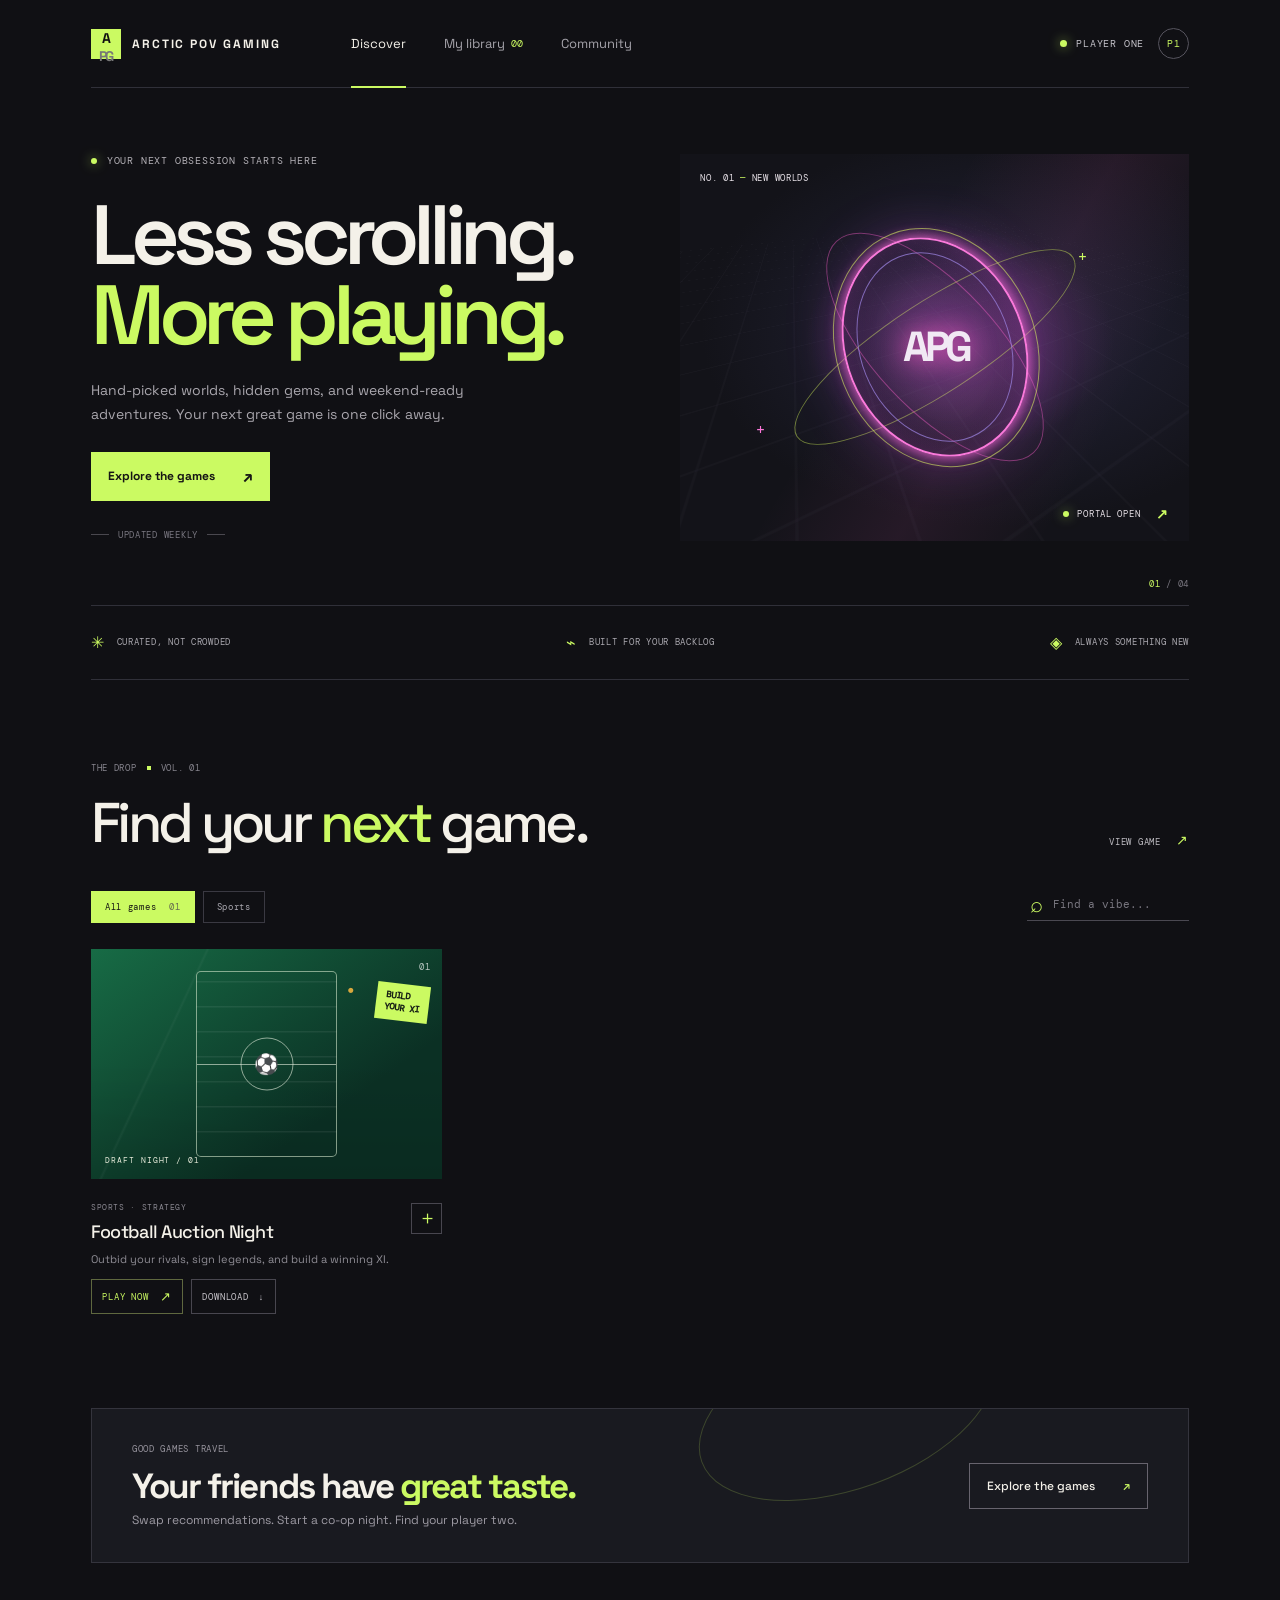
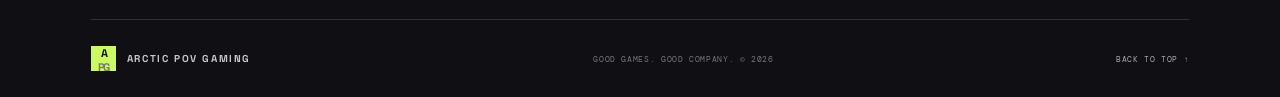
<file: index.html>
<!doctype html>
<html lang="en">
<head>
  <meta charset="utf-8">
  <meta name="viewport" content="width=device-width, initial-scale=1">
  <meta name="theme-color" content="#101014">
  <meta name="description" content="Queue up. Discover your next favorite game with Arctic POV Gaming." />
  <title>Arctic POV Gaming — Find your next game</title>
  <link rel="preconnect" href="https://fonts.googleapis.com">
  <link rel="preconnect" href="https://fonts.gstatic.com" crossorigin>
  <link href="https://fonts.googleapis.com/css2?family=DM+Mono:wght@400;500&family=Space+Grotesk:wght@400;500;600;700&display=swap" rel="stylesheet">
  <link rel="stylesheet" href="style.css">
  <style>
    .art-auction{background:radial-gradient(circle at 74% 18%,#d8a73d 0 2px,transparent 3px),linear-gradient(145deg,#176b45,#0b3024 70%);}
    .auction-pitch{position:absolute;inset:22px 30%;border:1px solid #d4e7cb99;border-radius:5px;background:repeating-linear-gradient(0deg,transparent 0 23px,#ffffff12 24px 25px);}
    .auction-pitch:before{content:"";position:absolute;left:0;right:0;top:50%;border-top:1px solid #e8f1df99;}
    .pitch-circle{position:absolute;left:50%;top:50%;width:53px;height:53px;border:1px solid #e8f1df99;border-radius:50%;transform:translate(-50%,-50%);}
    .pitch-ball{position:absolute;left:50%;top:50%;font-size:20px;transform:translate(-50%,-50%);}
    .auction-stamp{position:absolute;right:13px;top:35px;padding:7px 9px;background:var(--lime);color:#182016;font:700 9px var(--mono);line-height:1.3;transform:rotate(7deg);}
    .auction-label{position:absolute;bottom:14px;left:14px;color:#e6ebda;font:8px var(--mono);letter-spacing:.12em;}
    .game-actions{display:flex;gap:8px;flex-wrap:wrap;}
    .play-link{display:inline-flex;align-items:center;gap:11px;margin-top:12px;padding:8px 10px;border:1px solid #5f683f;color:var(--lime);font:9px var(--mono);letter-spacing:.1em;text-decoration:none;transition:.2s;}
    .play-link:hover{background:var(--lime);color:#171914;border-color:var(--lime);}
    .play-link span{font-size:13px;}
    .download-link{display:inline-flex;align-items:center;gap:9px;margin-top:12px;padding:8px 10px;border:1px solid #48464f;color:#c8c5cb;font:9px var(--mono);letter-spacing:.1em;text-decoration:none;transition:.2s;}
    .download-link:hover{border-color:var(--lime);color:var(--lime);}
  </style>
</head>
<body>
  <div class="page-shell">
    <header class="topbar">
      <a class="brand" href="#home" aria-label="Arctic POV Gaming home"><span class="brand-mark">A<span>PG</span></span><span>ARCTIC POV GAMING</span></a>
      <nav class="main-nav" aria-label="Main navigation">
        <a class="active" href="#discover">Discover</a><a href="#library">My library <span class="nav-count">03</span></a><a href="#community">Community</a>
      </nav>
      <div class="profile"><span class="status-dot"></span><span class="profile-name">PLAYER ONE</span><span class="avatar">P1</span></div>
      <button class="menu-toggle" aria-label="Open navigation" aria-expanded="false">☰</button>
    </header>

    <main id="home">
      <section class="hero" aria-labelledby="hero-title">
        <div class="hero-copy">
          <div class="eyebrow"><span class="live-dot"></span> YOUR NEXT OBSESSION STARTS HERE</div>
          <h1 id="hero-title">Less scrolling.<br><span>More playing.</span></h1>
          <p>Hand-picked worlds, hidden gems, and weekend-ready adventures. Your next great game is one click away.</p>
          <a class="button button-primary" href="#discover">Explore the games <span>↗</span></a>
          <div class="hero-note"><span class="note-line"></span> UPDATED WEEKLY <span class="note-line"></span></div>
        </div>
        <div class="hero-art" role="img" aria-label="Abstract neon arcade portal artwork">
          <div class="art-grid"></div><div class="orbit orbit-one"></div><div class="orbit orbit-two"></div>
          <div class="portal"><div class="portal-core">APG</div></div>
          <div class="art-label label-top">NO. 01 <span>—</span> NEW WORLDS</div>
          <div class="art-label label-bottom"><span class="pulse"></span> PORTAL OPEN <b>↗</b></div>
          <div class="art-cross cross-one">+</div><div class="art-cross cross-two">+</div>
        </div>
        <div class="hero-index"><span>01</span> / 04</div>
      </section>

      <section class="feature-strip" aria-label="Arctic POV Gaming features">
        <div><span class="strip-icon">✳</span><span>CURATED, NOT CROWDED</span></div><div><span class="strip-icon">⌁</span><span>BUILT FOR YOUR BACKLOG</span></div><div><span class="strip-icon">◈</span><span>ALWAYS SOMETHING NEW</span></div>
      </section>

      <section class="discover-section" id="discover">
        <div class="section-heading"><div><div class="eyebrow section-eyebrow">THE DROP <span class="tiny-square"></span> VOL. 01</div><h2>Find your <em>next</em> game.</h2></div><a href="#games" class="text-link">VIEW GAME <span>↗</span></a></div>
        <div class="filters" role="group" aria-label="Filter games by genre">
          <button class="filter-chip selected" data-filter="all">All games <span>01</span></button><button class="filter-chip" data-filter="sports">Sports</button>
          <label class="search-wrap"><span>⌕</span><input id="game-search" type="search" placeholder="Find a vibe..." aria-label="Search games"></label>
        </div>
        <div class="game-grid" id="games">
          <article class="game-card" data-genre="sports strategy" data-title="Football Auction Night"><div class="game-art art-auction"><div class="auction-pitch"><span class="pitch-circle"></span><span class="pitch-ball">⚽</span></div><span class="art-number">01</span><span class="auction-stamp">BUILD<br>YOUR XI</span><span class="auction-label">DRAFT NIGHT / 01</span></div><div class="game-info"><div><span class="genre">SPORTS · STRATEGY</span><h3>Football Auction Night</h3></div><button class="save-button" aria-label="Add Football Auction Night to my library" aria-pressed="false">＋</button></div><p class="game-blurb">Outbid your rivals, sign legends, and build a winning XI.</p><div class="game-actions"><a class="play-link" href="football-auction-night.html">PLAY NOW <span>↗</span></a><a class="download-link" href="football-auction-night-download.html" download="Football-Auction-Night.html">DOWNLOAD <span>↓</span></a></div></article>
        </div>
        <p class="empty-state" id="empty-state" hidden>No games match that search. Try another genre or title.</p>
      </section>

      <section class="bottom-banner" id="community"><div class="banner-orbit"></div><div><div class="eyebrow">GOOD GAMES TRAVEL</div><h2>Your friends have <span>great taste.</span></h2><p>Swap recommendations. Start a co-op night. Find your player two.</p></div><a class="button button-outline" href="#discover">Explore the games <span>↗</span></a></section>
    </main>
    <footer class="footer"><a class="brand footer-brand" href="#home"><span class="brand-mark">A<span>PG</span></span><span>ARCTIC POV GAMING</span></a><span>GOOD GAMES. GOOD COMPANY. © 2026</span><a href="#home">BACK TO TOP ↑</a></footer>
  </div>
  <script src="script.js"></script>
</body>
</html>
</file>
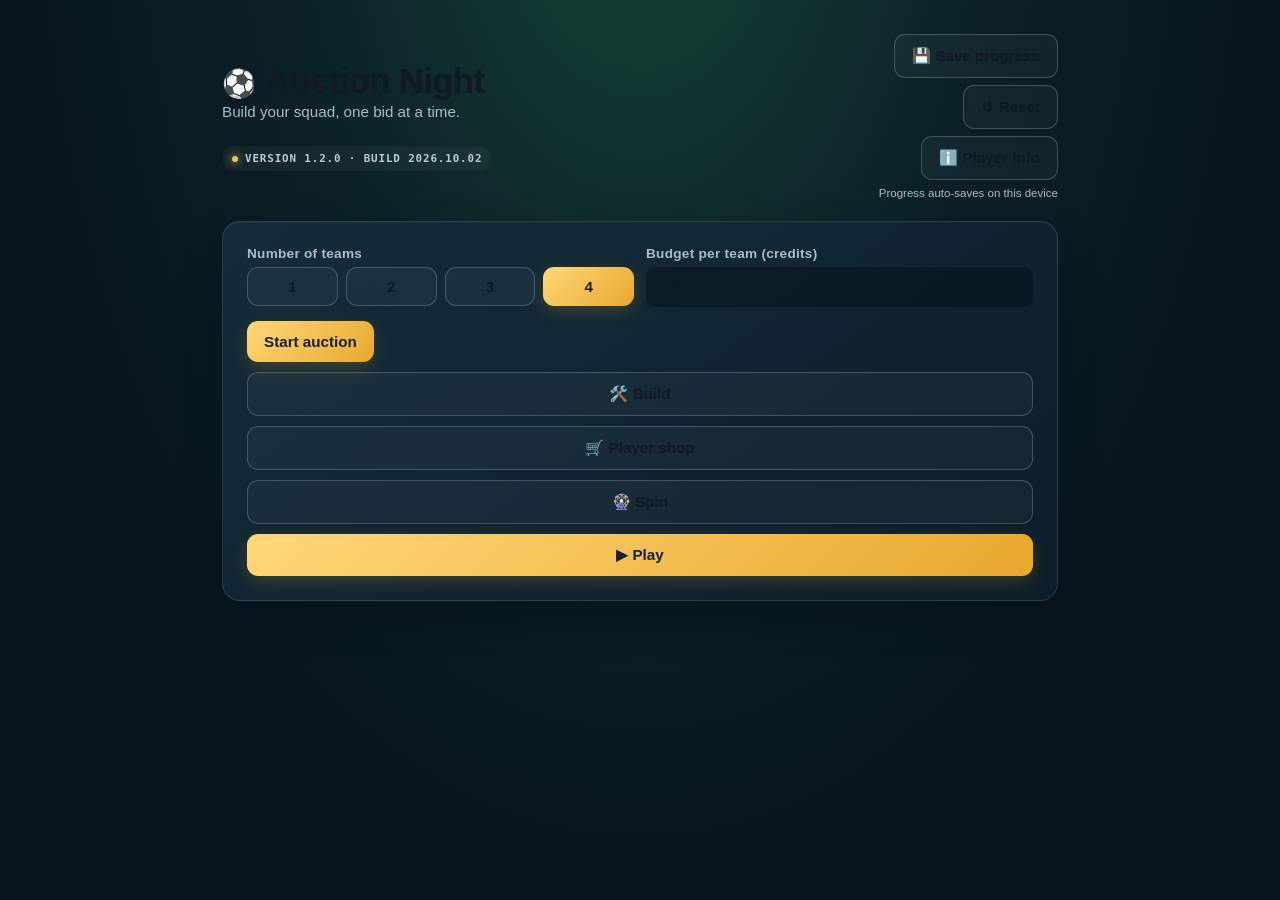
<file: football-auction-night-download.html>
<!DOCTYPE html>
<html lang="en">
<head>
<meta charset="UTF-8">
<meta name="viewport" content="width=device-width, initial-scale=1, viewport-fit=cover">
<title>Football Auction Night — Arctic POV Gaming</title>
<style>
  :root{
    --pitch:#0F3D2E; --pitch2:#0A2C21; --chalk:#F3F1E9; --gold:#D8A73D;
    --gold-dim:#8A6E2A; --navy:#101826; --panel:#132A22; --red:#B3261E;
    --line: rgba(243,241,233,0.14);
    padding-top: env(safe-area-inset-top,0px);
    padding-bottom: env(safe-area-inset-bottom,0px);
  }
  @media (prefers-color-scheme: light){
    :root:not([data-theme="dark"]){
      --pitch:#EDEBE1; --pitch2:#E1DECF; --chalk:#111826; --panel:#FFFFFF;
      --line: rgba(17,24,38,0.12);
    }
  }
  :root[data-theme="dark"]{ --pitch:#0F3D2E; --chalk:#F3F1E9; }
  html{scroll-padding-top:env(safe-area-inset-top,0px);}
  *{box-sizing:border-box;}
  body{
    margin:0; min-height:100%; background:var(--pitch); color:var(--chalk);
    font-family:-apple-system,BlinkMacSystemFont,"Segoe UI",Roboto,Arial,sans-serif;
    background-image:
      repeating-linear-gradient(90deg, rgba(255,255,255,0.03) 0 2px, transparent 2px 140px);
  }
  .wrap{max-width:760px; margin:0 auto; padding:24px 18px 60px;}
  h1{font-size:1.5rem; letter-spacing:0.3px; margin:0 0 4px; font-weight:800;}
  .sub{color:var(--gold); font-size:0.95rem; margin:0 0 28px; opacity:0.9;}
  .card{
    background:var(--panel); border:1px solid var(--line); border-radius:10px;
    padding:20px; margin-bottom:16px;
  }
  label{display:block; font-size:0.85rem; margin-bottom:6px; opacity:0.85;}
  input[type=number], input[type=text]{
    width:100%; padding:10px 12px; border-radius:6px; border:1px solid var(--line);
    background:transparent; color:var(--chalk); font-size:1rem; margin-bottom:14px;
  }
  .row{display:flex; gap:12px; flex-wrap:wrap;}
  .row > div{flex:1; min-width:140px;}
  .team-count-toggle{display:grid;grid-template-columns:repeat(4,minmax(0,1fr));gap:8px;margin-bottom:14px;}
  .team-count-toggle button{padding:10px 8px;}
  button{
    font:inherit; cursor:pointer; border:none; border-radius:8px; padding:12px 16px;
    font-weight:700; font-size:0.95rem; transition:transform .08s ease, opacity .15s ease;
  }
  button:active{transform:scale(0.97);}
  button:disabled{opacity:0.35; cursor:not-allowed;}
  .btn-gold{background:var(--gold); color:#1a1305;}
  .btn-outline{background:transparent; color:var(--chalk); border:1px solid var(--line);}
  .btn-red{background:var(--red); color:#fff;}
  .hidden{display:none !important;}

  .topnav{
    display:flex; align-items:flex-start; justify-content:space-between; gap:12px;
    margin-bottom:12px;
  }
  .topnav h1{margin-bottom:2px;}
  .topnav-actions{display:flex;flex-direction:column;align-items:flex-end;gap:7px;}
  .save-status{font-size:.72rem;color:#a9bdc7;text-align:right;}
  .shop-link{flex-shrink:0; white-space:nowrap;}

  .shop-overlay{
    position:fixed; inset:0; z-index:50; background:var(--pitch2, var(--pitch));
    background:rgba(10,30,22,0.97);
    padding:calc(18px + env(safe-area-inset-top,0px)) 18px calc(18px + env(safe-area-inset-bottom,0px));
    overflow-y:auto;
  }
  @media (prefers-color-scheme: light){
    :root:not([data-theme="dark"]) .shop-overlay{ background:rgba(237,235,225,0.98); }
  }
  .shop-panel{max-width:760px; margin:0 auto;}
  .shop-header{
    display:flex; align-items:flex-start; justify-content:space-between; gap:12px;
    margin-bottom:16px; position:sticky; top:0; padding-top:4px;
  }
  .shop-scroll{
    background:var(--panel); border:1px solid var(--line); border-radius:10px;
    padding:14px; overflow-x:auto;
  }

  .player-stage{text-align:center; padding:28px 20px;}
  .player-name{font-size:1.9rem; font-weight:800; margin:0 0 4px;}
  .player-pos{color:var(--gold); font-size:0.95rem; margin-bottom:6px; letter-spacing:0.4px;}
  .rating-badge{
    display:inline-block; background:var(--navy); border:1px solid var(--gold);
    color:var(--gold); font-weight:800; font-size:0.85rem; padding:3px 10px;
    border-radius:20px; margin-bottom:10px;
  }
  .tags-row{display:flex; gap:6px; flex-wrap:wrap; justify-content:center; margin-bottom:16px;}
  .tag-chip{
    display:inline-block; background:transparent; border:1px solid var(--line);
    color:var(--chalk); font-weight:600; font-size:0.75rem; padding:3px 10px;
    border-radius:20px; opacity:0.85;
  }

  .bid-amount{font-size:2.6rem; font-weight:800; margin:6px 0 2px;}
  .bid-label{font-size:0.8rem; opacity:0.7; margin-bottom:18px;}
  .leading{font-size:0.95rem; margin-bottom:6px; min-height:1.2em;}
  .leading b{color:var(--gold);}

  .teams-grid{display:grid; grid-template-columns:repeat(auto-fit,minmax(150px,1fr)); gap:10px; margin-top:6px;}
  .team-btn{
    display:flex; flex-direction:column; align-items:flex-start; gap:2px;
    background:var(--navy); border:1px solid var(--line); color:var(--chalk);
    text-align:left;
  }
  .team-btn .tname{font-weight:800; font-size:0.95rem;}
  .team-btn .tbudget{font-size:0.78rem; opacity:0.75; font-weight:400;}
  .team-btn.leading-team{border-color:var(--gold); box-shadow:0 0 0 1px var(--gold) inset;}

  .actions-row{display:flex; gap:10px; margin-top:18px; flex-wrap:wrap; justify-content:center;}

  table{width:100%; border-collapse:collapse; font-size:0.9rem;}
  th,td{text-align:left; padding:7px 6px; border-bottom:1px solid var(--line);}
  th{opacity:0.65; font-weight:600; font-size:0.78rem;}
  .team-block h3{margin:0 0 2px; font-size:1.05rem;}
  .team-block .stat{font-size:0.82rem; opacity:0.75; margin-bottom:10px;}
  .progress{font-size:0.85rem; opacity:0.7; margin-bottom:10px;}
  .winner-banner{
    background:linear-gradient(135deg, var(--gold), #a97f22); color:#1a1305;
    border-radius:10px; padding:18px 20px; margin-bottom:20px; font-weight:800;
  }
  .winner-banner .wtitle{font-size:0.8rem; text-transform:none; opacity:0.75; margin-bottom:2px; font-weight:700;}
  .winner-banner .wname{font-size:1.4rem;}
  .winner-banner .wstat{font-size:0.85rem; font-weight:600; margin-top:4px; opacity:0.85;}
  .lineup-pitch{
    min-height:620px; padding:22px 12px; border:2px solid rgba(255,255,255,.75); border-radius:14px;
    background:linear-gradient(90deg,rgba(255,255,255,.08) 50%,transparent 50%),#176b45;
    background-size:100% 100%; position:relative; display:flex; flex-direction:column;
    justify-content:space-around; overflow:hidden;
  }
  .lineup-pitch:before{content:"";position:absolute;inset:50% 0 auto;border-top:2px solid rgba(255,255,255,.65);}
  .lineup-pitch:after{content:"";position:absolute;width:110px;height:110px;border:2px solid rgba(255,255,255,.65);border-radius:50%;left:50%;top:50%;transform:translate(-50%,-50%);}
  .lineup-row{display:flex;justify-content:space-evenly;align-items:center;gap:6px;position:relative;z-index:1;}
  .lineup-player{width:min(22%,130px);min-height:62px;padding:8px 4px;border-radius:10px;text-align:center;color:#fff;background:rgba(9,35,24,.84);border:1px solid rgba(255,255,255,.7);font-size:.78rem;box-shadow:0 2px 8px #0004;}
  .lineup-player b{display:block;color:#f1cb67;font-size:.72rem;margin-bottom:3px;}
  .lineup-player span{display:block;overflow-wrap:anywhere;}
  .lineup-team-toggle{display:grid;grid-template-columns:repeat(auto-fit,minmax(100px,1fr));gap:8px;margin:10px 0 14px;}
  .lineup-team-toggle button{padding:9px 8px;}
  @media(max-width:480px){.lineup-pitch{min-height:560px}.lineup-player{font-size:.68rem;padding:6px 2px}}

  /* Stadium-night visual refresh */
  :root{
    --pitch:#07131d; --pitch2:#0b1b27; --chalk:#f3f7fa; --gold:#f4bd50;
    --gold-dim:#a87924; --navy:#102434; --panel:#10212d; --red:#c84343;
    --line:rgba(187,216,229,.16);
  }
  body{
    min-height:100vh;
    background:radial-gradient(ellipse at 50% -18%,#174537 0%,#0b2028 40%,#07131d 78%);
    color:var(--chalk);
  }
  .wrap{max-width:880px;padding:34px 22px 68px;}
  h1{font-size:clamp(1.65rem,4vw,2.15rem);letter-spacing:-.5px;}
  .sub{color:#b8d0d9;margin-bottom:24px;}
  .topnav{align-items:center;margin-bottom:22px;}
  .topnav h1:before{content:"⚽";font-size:.8em;margin-right:10px;}
  .card,.shop-scroll{
    background:linear-gradient(145deg,rgba(21,45,58,.97),rgba(12,30,41,.98));
    border:1px solid rgba(185,218,231,.15);border-radius:18px;
    box-shadow:0 16px 40px rgba(0,0,0,.24),inset 0 1px rgba(255,255,255,.035);
  }
  .card{padding:24px;margin-bottom:18px;}
  label{color:#c6d7df;font-weight:650;letter-spacing:.02em;}
  input[type=number],input[type=text]{border-radius:10px;border-color:var(--line);background:rgba(4,17,25,.5);}
  button{border-radius:11px;padding:12px 17px;transition:transform .16s ease,filter .16s ease,box-shadow .16s ease;}
  button:hover:not(:disabled){transform:translateY(-2px);filter:brightness(1.08);}
  .btn-gold{background:linear-gradient(135deg,#ffd879,#e9a82f);color:#18202a;box-shadow:0 6px 18px rgba(232,168,47,.2);}
  .btn-outline{border-color:rgba(198,220,230,.24);background:rgba(255,255,255,.035);}
  .btn-red{background:linear-gradient(135deg,#e55e55,#a92d3a);}
  .team-btn{border-radius:13px;background:linear-gradient(145deg,#173447,#102536);}
  .team-btn.leading-team{border-color:var(--gold);box-shadow:0 0 0 1px var(--gold) inset,0 0 20px rgba(244,189,80,.12);}
  .shop-overlay{background:rgba(5,16,24,.97);backdrop-filter:blur(12px);}
  .player-stage{padding:36px 22px;background:radial-gradient(ellipse at 50% 0%,rgba(40,103,76,.35),transparent 72%),linear-gradient(145deg,#142e3a,#0e202c);}
  .player-name{font-size:clamp(1.8rem,6vw,2.6rem);letter-spacing:-.5px;}
  .rating-badge{background:rgba(244,189,80,.12);border-color:var(--gold);}
  .bid-amount{font-size:clamp(2.8rem,9vw,4rem);color:#ffcf69;text-shadow:0 0 25px rgba(244,189,80,.16);}
  th{color:#aec3cd;}
  .winner-banner{border-radius:16px;background:linear-gradient(120deg,#ffda7c,#e8a633);box-shadow:0 12px 30px rgba(232,166,51,.18);}
  .lineup-pitch{
    min-height:660px;border:2px solid rgba(225,248,236,.72);border-radius:18px;
    background:repeating-linear-gradient(0deg,rgba(255,255,255,.045) 0 82px,rgba(0,0,0,.035) 82px 164px),linear-gradient(140deg,#16784f,#0d5b3c);
    box-shadow:0 18px 42px rgba(0,0,0,.28),inset 0 0 55px rgba(2,25,16,.2);
  }
  .lineup-player{background:rgba(7,27,31,.9);border:1px solid rgba(255,255,255,.78);border-radius:14px;backdrop-filter:blur(5px);}
  .lineup-player b{color:#ffda7b;}
  .lineup-team-toggle .btn-gold{border:1px solid #ffda7b;}
  .build-team-toggle{display:grid;grid-template-columns:repeat(auto-fit,minmax(104px,1fr));gap:8px;margin:0 0 14px;}
  .build-team-toggle .btn-gold{border:1px solid #ffda7b;}
  .battle-pick{display:grid;grid-template-columns:1fr auto 1fr;align-items:end;gap:12px;}
  .battle-pick select{width:100%;padding:12px;border:1px solid var(--line);border-radius:10px;background:#0b1c27;color:var(--chalk);font:inherit;}
  .battle-versus{align-self:center;color:var(--gold);font-weight:900;font-size:1.15rem;letter-spacing:.1em;padding-top:24px;}
  .battle-result{text-align:center;margin-top:14px;padding:18px;border:1px solid var(--line);border-radius:14px;background:rgba(3,15,22,.42);}
  .battle-score{font-size:clamp(2rem,8vw,3.2rem);font-weight:900;color:#ffda7b;letter-spacing:.04em;margin:4px 0;}
  .battle-result-title{font-weight:800;font-size:1.15rem;}
  .battle-result-meta{font-size:.85rem;color:#b8cbd3;margin-top:6px;}
  .spin-walk-scene{position:relative;isolation:isolate;overflow:hidden;height:clamp(190px,44vw,280px);margin:12px 0 16px;border:1px solid rgba(198,220,230,.22);border-radius:16px;background:#07131d;box-shadow:0 10px 30px #0008;}
  .spin-tunnel-backdrop{position:absolute;z-index:-1;inset:-8%;background:url("[data-uri]") center 53%/cover no-repeat;transform:scale(1);filter:brightness(.72) saturate(.9);}
  .spin-walk-scene:before{content:"";position:absolute;z-index:0;inset:0;background:linear-gradient(90deg,rgba(2,9,16,.48),transparent 34%,transparent 70%,rgba(2,9,16,.4)),linear-gradient(0deg,rgba(2,9,16,.24),transparent 55%,rgba(2,9,16,.28));pointer-events:none;}
  .spin-walk-scene.walking .spin-tunnel-backdrop{animation:tunnelWalk 4.2s cubic-bezier(.18,.72,.2,1) both;}
  @keyframes tunnelWalk{0%{transform:scale(1) translateY(1%);filter:brightness(.68) saturate(.85)}52%{filter:brightness(1) saturate(1.04)}100%{transform:scale(1.18) translateY(-2%);filter:brightness(1.08) saturate(1.08)}}
  @media(prefers-reduced-motion:reduce){.spin-walk-scene.walking .spin-tunnel-backdrop{animation:none}}
    .spin-result{text-align:center;min-height:1.5em;color:#ffda7b;font-weight:800;margin:12px 0;}
  .spin-team-toggle{display:grid;grid-template-columns:repeat(4,1fr);gap:8px;margin:12px 0;}
  .spin-odds{text-align:center;color:#b8cbd3;font-size:.78rem;line-height:1.6;margin:6px 0 14px;}
  .spin-player-reward{text-align:center;padding:14px;margin:12px 0;border:1px solid var(--line);border-radius:14px;background:linear-gradient(135deg,rgba(244,189,80,.12),rgba(4,17,25,.5));font-weight:800;}
  .spin-player-reward strong{display:block;color:#ffda7b;letter-spacing:.12em;font-size:.8rem;margin-bottom:4px;}
  .spin-team-toggle button{padding:9px 6px;}
  .goal-animation{position:relative;overflow:hidden;min-height:86px;margin:0 0 12px;border:1px solid rgba(255,218,123,.3);border-radius:12px;background:radial-gradient(ellipse at 50% 100%,rgba(31,145,91,.52),rgba(4,18,25,.78) 72%);}
  .goal-net{position:absolute;right:10%;top:18px;width:64px;height:54px;border:2px solid rgba(255,255,255,.78);border-left:0;background:repeating-linear-gradient(0deg,transparent 0 9px,rgba(255,255,255,.22) 9px 10px),repeating-linear-gradient(90deg,transparent 0 12px,rgba(255,255,255,.2) 12px 13px);transform:perspective(70px) rotateY(-16deg);}
  .goal-label{position:absolute;left:50%;top:9px;transform:translateX(-50%);color:#ffda7b;font-size:1.3rem;font-weight:1000;letter-spacing:.16em;text-shadow:0 0 18px rgba(255,218,123,.65);animation:goalPop .55s cubic-bezier(.2,1.6,.4,1) both;}
  .goal-ball{position:absolute;left:12%;top:43px;font-size:1.8rem;filter:drop-shadow(0 3px 5px #0008);animation:goalShot 1.15s cubic-bezier(.18,.72,.24,1) both;}
  @keyframes goalShot{0%{transform:translate(0,18px) rotate(-160deg) scale(.65);opacity:0}12%{opacity:1}75%{transform:translate(calc(70vw - 70px),-8px) rotate(500deg) scale(1.1)}100%{transform:translate(calc(70vw - 70px),-8px) rotate(600deg) scale(.65);opacity:.15}}
  @keyframes goalPop{0%{transform:translateX(-50%) scale(.35);opacity:0}100%{transform:translateX(-50%) scale(1);opacity:1}}
  @media(prefers-reduced-motion:reduce){.goal-ball,.goal-label{animation:none}}
  .version-badge{display:inline-flex;align-items:center;gap:7px;margin-top:2px;padding:5px 9px;border:1px solid var(--line);border-radius:999px;color:#b9cbd4;background:rgba(255,255,255,.04);font:600 .68rem ui-monospace,SFMono-Regular,Consolas,monospace;letter-spacing:.08em;cursor:pointer;}
  .version-badge:before{content:"";width:6px;height:6px;border-radius:50%;background:var(--gold);box-shadow:0 0 8px var(--gold);}
  .redeem-row{margin-top:18px;padding:18px;border:1px solid rgba(244,189,80,.32);border-radius:14px;background:linear-gradient(140deg,rgba(244,189,80,.09),rgba(4,17,25,.38));}
  .redeem-row>label{font-size:1rem;margin-bottom:10px;color:#ffda7b;}
  .redeem-input-row{display:flex;gap:10px;}
  .redeem-input-row input{flex:1;min-width:0;min-height:52px;margin:0;padding:14px 16px;font-size:1.05rem;border-radius:11px;}
  .redeem-input-row button{min-width:120px;min-height:52px;font-size:1rem;padding:14px 20px;}
  .redeem-message{min-height:1.3em;margin:10px 0 0;color:#ffda7b;font-size:.95rem;}
  @media(max-width:520px){.battle-pick{grid-template-columns:1fr 1fr}.battle-versus{grid-column:1/-1;grid-row:2;text-align:center;padding:0}.battle-pick .btn-gold{grid-column:1/-1}}
  @media(max-width:520px){.wrap{padding:22px 14px 48px}.card{padding:18px}.topnav{align-items:flex-start}.lineup-pitch{min-height:590px}}
</style>
</head>
<body>
<div class="wrap">
  <div class="topnav">
    <div>
      <h1>Auction Night</h1>
      <p class="sub">Build your squad, one bid at a time.</p>
      <button type="button" class="version-badge" aria-label="Game version 1.2.0. Click to open the redeem option." onclick="revealRedeemOption()">VERSION 1.2.0 · BUILD 2026.10.02</button>
    </div>
    <div class="topnav-actions">
      <button class="btn-outline" onclick="saveGameProgress(true)">💾 Save progress</button>
      <button class="btn-outline" onclick="resetGameProgress()">↺ Reset</button>
      <button class="btn-outline shop-link" onclick="openShop()">ℹ️ Player info</button>
      <span id="saveStatus" class="save-status" aria-live="polite">Progress auto-saves on this device</span>
    </div>
  </div>

  <!-- SETUP -->
  <div id="setup" class="card">
    <div class="row">
      <div>
        <label id="teamCountLabel">Number of teams</label>
        <div id="teamCountToggle" class="team-count-toggle" role="group" aria-labelledby="teamCountLabel"></div>
        <input type="hidden" id="numTeams" min="1" max="4" value="4">
      </div>
      <div>
        <label for="budget">Budget per team (credits)</label>
        <input type="number" id="budget" min="20" step="10" value="100">
      </div>
    </div>
    <button class="btn-gold" onclick="startAuction()">Start auction</button>
    <button class="btn-outline" style="width:100%; margin-top:10px;" onclick="openBuild()">🛠️ Build</button>
    <button class="btn-outline" style="width:100%; margin-top:10px;" onclick="openShop()">🛒 Player shop</button>
    <button class="btn-outline" style="width:100%; margin-top:10px;" onclick="openSpin()">🎡 Spin</button>
    <button class="btn-gold" style="width:100%; margin-top:10px;" onclick="openLineup()">▶ Play</button>
  </div>

  <div id="lineup" class="hidden">
    <div class="shop-header">
      <div><h1>Versus Battle</h1><p class="sub">Choose two teams and kick off</p></div>
      <button class="btn-outline" onclick="closeLineup()">✕ Main menu</button>
    </div>
    <div class="card">
      <div class="battle-pick">
        <label>Home team<select id="battleTeamA" onchange="clearBattleResult()"></select></label>
        <span class="battle-versus">VS</span>
        <label>Away team<select id="battleTeamB" onchange="clearBattleResult()"></select></label>
        <button class="btn-gold" style="grid-column:1/-1" onclick="startBattle()">⚽ Kick off</button>
      </div>
      <div id="battleResult" aria-live="polite"></div>
    </div>
    <h2 style="font-size:1rem;margin:0 0 8px;">Team lineup</h2>
    <div class="lineup-team-toggle" id="lineupTeamToggle" role="group" aria-label="Select team for lineup"></div>
    <div class="lineup-pitch" id="lineupPitch" aria-label="Football team lineup in a 4-3-3 formation"></div>
    <div class="actions-row"><button class="btn-outline" onclick="openBuild(lineupTeam)">🛠️ Choose squad</button></div>
  </div>

  <!-- BUILD (only shop-purchased players) -->
  <div id="build" class="hidden shop-overlay">
    <div class="shop-panel">
      <div class="shop-header">
        <div>
          <h1 style="margin-bottom:2px;">Build a squad</h1>
          <p class="sub" id="buildCount" style="margin-bottom:0;"></p>
        </div>
        <button class="btn-outline" onclick="closeBuild()">✕ Close</button>
      </div>
      <div class="build-team-toggle" id="buildTeamToggle" role="group" aria-label="Select team to build"></div>
      <div class="card" id="buildSquadCard">
        <h3 style="margin:0 0 8px;">Your squad</h3>
        <div id="buildSquadBody" style="font-size:0.9rem; opacity:0.85;">No players yet.</div>
      </div>
      <div class="shop-scroll">
        <table>
          <thead><tr><th>Player</th><th>Position</th><th>OVR</th><th></th></tr></thead>
          <tbody id="buildListBody"></tbody>
        </table>
      </div>
    </div>
  </div>

  <!-- SHOP (full-screen overlay) -->
  <div id="shop" class="hidden shop-overlay">
    <div class="shop-panel">
      <div class="shop-header">
        <div>
          <h1 style="margin-bottom:2px;">Player shop</h1>
          <p class="sub" id="shopCount" style="margin-bottom:0;"></p>
        </div>
        <button class="btn-outline" onclick="closeShop()">✕ Close</button>
      </div>
      <div class="teams-grid" id="shopTeamToggle" style="margin-bottom:14px;"></div>
      <div class="card" id="shopSquadCard">
        <h3 style="margin:0 0 8px;">Coins: <span id="coinBalance">0</span></h3>
        <div id="shopSquadBody" style="font-size:0.9rem; opacity:0.85;">No players bought yet.</div>
        <div class="redeem-row hidden" id="redeemOption">
          <label for="redeemCode">Redeem code <span style="opacity:.65;font-weight:400;">(once per team)</span></label>
          <div class="redeem-input-row"><input id="redeemCode" type="text" autocomplete="off" placeholder="Enter code"><button class="btn-gold" onclick="redeemShopCode()">Redeem</button></div>
          <p class="redeem-message" id="redeemMessage" aria-live="polite"></p>
        </div>
      </div>
      <div class="shop-scroll">
        <table>
          <thead><tr><th>Player</th><th>Position</th><th>OVR</th><th>Base</th><th>Tags</th><th></th></tr></thead>
          <tbody id="shopBody"></tbody>
        </table>
      </div>
    </div>
  </div>

    <div id="spinOverlay" class="hidden shop-overlay">
    <div class="shop-panel">
      <div class="shop-header">
        <div><h1 style="margin-bottom:2px;">Prize Spin</h1><p class="sub" style="margin-bottom:0;">One free spin per team</p></div>
        <button class="btn-outline" onclick="closeSpin()">✕ Close</button>
      </div>
      <div class="card">
        <div id="spinTeamToggle" class="spin-team-toggle" role="group" aria-label="Choose a team for the prize spin"></div>
        <div id="spinWalkScene" class="spin-walk-scene" aria-label="A football player walking onto the pitch">
          <div class="spin-tunnel-backdrop" aria-hidden="true"></div>
        </div>
        <p id="spinOdds" class="spin-odds">Common 50% · Rare 25% · Epic 15% · Legendary 8% · Mythic 2%</p>
        <p id="spinResult" class="spin-result" aria-live="polite">Pick a team and spin for a player.</p>
        <div id="spinPlayerReward" class="spin-player-reward hidden" aria-live="polite"></div>
        <button id="spinButton" class="btn-gold" style="width:100%;" onclick="spinPrize()">🎡 Spin contract</button>
      </div>
    </div>
  </div>

  <!-- AUCTION -->
  <div id="auction" class="hidden">
    <div class="progress" id="progress"></div>
    <div class="card player-stage">
      <div class="player-pos" id="playerPos"></div>
      <div class="rating-badge" id="playerRating"></div>
      <div class="tags-row" id="playerTags"></div>
      <div class="player-name" id="playerName"></div>
      <div class="bid-label">current bid</div>
      <div class="bid-amount" id="bidAmount"></div>
      <div class="leading" id="leadingLine">No bids yet</div>
    </div>
    <div class="card">
      <div class="teams-grid" id="teamButtons"></div>
      <div class="actions-row">
        <button class="btn-gold" id="soldBtn" onclick="sellPlayer()" disabled>Sold!</button>
        <button class="btn-outline" id="backBtn" onclick="goBack()" disabled>Back</button>
        <button class="btn-outline" onclick="skipPlayer()">Unsold, skip</button>
        <button class="btn-outline" onclick="backToMenu()">Main menu</button>
        <button class="btn-red" onclick="finish()">Finish auction</button>
      </div>
    </div>
  </div>

  <!-- RESULTS -->
  <div id="results" class="hidden">
    <h1 style="margin-bottom:18px;">Final squads</h1>
    <div id="resultsBody"></div>
    <div class="actions-row">
      <button class="btn-gold" onclick="backToMenu()">Back to main menu</button>
      <button class="btn-outline" onclick="location.reload()">Run a new auction</button>
    </div>
  </div>
</div>

<script>
const PLAYERS = [
  ["Lionel Messi","Winger",25],["Cristiano Ronaldo","Striker",25],
  ["Gianluigi Buffon","Goalkeeper",20],["Paolo Maldini","Centre Back",20],
  ["Diego Maradona","Attacking Mid",24],["Pelé","Striker",24],
  ["Zinedine Zidane","Attacking Mid",22],["Ronaldo Nazário","Striker",22],
  ["Johan Cruyff","Forward",21],["Franz Beckenbauer","Centre Back",20],
  ["Xavi Hernández","Central Mid",18],["Andrés Iniesta","Attacking Mid",18],
  ["Ronaldinho","Winger",19],["Thierry Henry","Striker",18],
  ["Roberto Carlos","Full Back",16],["Cafu","Full Back",15],
  ["Iker Casillas","Goalkeeper",17],["Andrea Pirlo","Central Mid",16],
  ["Fabio Cannavaro","Centre Back",15],["Dennis Bergkamp","Attacking Mid",15],
  ["Kylian Mbappé","Striker",24],["Robert Lewandowski","Striker",22],["Erling Haaland","Striker",22],
  ["Karim Benzema","Striker",21],["Luis Suárez","Striker",20],["Zlatan Ibrahimović","Striker",19],
  ["Didier Drogba","Striker",18],["Alan Shearer","Striker",16],["Ruud van Nistelrooy","Striker",16],
  ["Gabriel Batistuta","Striker",17],["Filippo Inzaghi","Striker",14],["Samuel Eto'o","Striker",16],
  ["Fernando Torres","Striker",14],["Raúl González","Striker",18],["Michael Owen","Striker",15],
  ["Wayne Rooney","Striker",17],["George Weah","Striker",16],["Marco van Basten","Striker",19],
  ["Gerd Müller","Striker",20],["Eusébio","Striker",18],["Ferenc Puskás","Striker",18],
  ["Just Fontaine","Striker",14],["Romário","Striker",18],["Hristo Stoichkov","Striker",15],
  ["David Villa","Striker",14],["Harry Kane","Striker",18],["Sergio Agüero","Striker",17],
  ["Paolo Rossi","Striker",15],["Mohamed Salah","Striker",21],["Sadio Mané","Striker",19],
  ["Son Heung-min","Striker",18],["Marcus Rashford","Striker",15],
  ["Neymar Jr","Winger",23],["Arjen Robben","Winger",18],["Franck Ribéry","Winger",18],
  ["David Beckham","Winger",17],["Luís Figo","Winger",17],["Garrincha","Winger",18],
  ["Antoine Griezmann","Winger",19],["Ángel Di María","Winger",16],["Gareth Bale","Winger",17],
  ["Marc Overmars","Winger",13],["Stanley Matthews","Winger",15],["Vinícius Júnior","Winger",20],
  ["Riyad Mahrez","Winger",14],
  ["Kaká","Attacking Mid",18],["Michael Laudrup","Attacking Mid",16],["Roberto Baggio","Attacking Mid",18],
  ["Rivaldo","Attacking Mid",18],["Juan Román Riquelme","Attacking Mid",15],["Mesut Özil","Attacking Mid",15],
  ["David Silva","Attacking Mid",15],["Zico","Attacking Mid",17],["Sócrates","Attacking Mid",15],
  ["Diego Forlán","Attacking Mid",14],["Gianfranco Zola","Attacking Mid",14],
  ["Steven Gerrard","Central Mid",18],["Frank Lampard","Central Mid",17],["Paul Scholes","Central Mid",16],
  ["Michael Ballack","Central Mid",15],["Toni Kroos","Central Mid",17],["Sergio Busquets","Defensive Mid",14],
  ["N'Golo Kanté","Defensive Mid",16],["Patrick Vieira","Defensive Mid",15],["Claude Makélélé","Defensive Mid",13],
  ["Bastian Schweinsteiger","Central Mid",14],["Luka Modrić","Central Mid",20],["Edgar Davids","Defensive Mid",12],
  ["Gennaro Gattuso","Defensive Mid",12],["Didier Deschamps","Defensive Mid",12],["Kevin De Bruyne","Central Mid",20],
  ["Jude Bellingham","Central Mid",19],["Casemiro","Defensive Mid",16],["Yaya Touré","Central Mid",15],
  ["Sergio Ramos","Centre Back",18],["Gerard Piqué","Centre Back",14],["Rio Ferdinand","Centre Back",14],
  ["John Terry","Centre Back",14],["Alessandro Nesta","Centre Back",15],["Franco Baresi","Centre Back",17],
  ["Marcel Desailly","Centre Back",13],["Carles Puyol","Centre Back",15],["Thiago Silva","Centre Back",15],
  ["Virgil van Dijk","Centre Back",18],["Daniel Passarella","Centre Back",13],
  ["Philipp Lahm","Full Back",15],["Dani Alves","Full Back",15],["Giacinto Facchetti","Full Back",12],
  ["Marcelo","Full Back",14],["Ashley Cole","Full Back",13],
  ["Lev Yashin","Goalkeeper",16],["Oliver Kahn","Goalkeeper",16],["Peter Schmeichel","Goalkeeper",16],
  ["Manuel Neuer","Goalkeeper",18],["Dino Zoff","Goalkeeper",15],["Gordon Banks","Goalkeeper",14],
  ["Edwin van der Sar","Goalkeeper",14],["José Luis Chilavert","Goalkeeper",12],["Petr Čech","Goalkeeper",14],
  ["Francesco Totti","Attacking Mid",20],["Alessandro Del Piero","Attacking Mid",19],
  ["Hernán Crespo","Striker",16],["Javier Zanetti","Full Back",15],["Christian Vieri","Striker",15],
  ["Fabrizio Ravanelli","Striker",12],["Luca Toni","Striker",12],["Edinson Cavani","Striker",17],
  ["Diego Costa","Striker",14],["Álvaro Morata","Striker",12],["Radamel Falcao","Striker",15],
  ["James Rodríguez","Attacking Mid",15],["Juan Cuadrado","Winger",11],["Carlos Valderrama","Central Mid",15],
  ["Faustino Asprilla","Striker",12],["Iván Zamorano","Striker",13],["Marcelo Salas","Striker",13],
  ["Elías Figueroa","Centre Back",13],["Enzo Francescoli","Attacking Mid",15],["Deco","Attacking Mid",15],
  ["Pauleta","Striker",13],["Nuno Gomes","Striker",11],["Rui Costa","Attacking Mid",15],
  ["Fernando Couto","Centre Back",12],["Andriy Shevchenko","Striker",18],["Pavel Nedvěd","Winger",16],
  ["Michael Essien","Central Mid",14],["Didier Zokora","Defensive Mid",10],["Jay-Jay Okocha","Attacking Mid",15],
  ["Nwankwo Kanu","Striker",13],["Rigobert Song","Centre Back",10],["Roger Milla","Striker",13],
  ["Abedi Pele","Attacking Mid",14],["El Hadji Diouf","Winger",10],["Mohamed Aboutrika","Attacking Mid",13],
  ["Ahmed Hassan","Central Mid",11],["Sami Khedira","Central Mid",13],["Miroslav Klose","Striker",17],
  ["Lukas Podolski","Winger",13],["Thomas Müller","Attacking Mid",18],["Mario Götze","Attacking Mid",15],
  ["Mats Hummels","Centre Back",15],["Jérôme Boateng","Centre Back",14],["Marco Reus","Winger",16],
  ["Ilkay Gündogan","Central Mid",15],["Joshua Kimmich","Full Back",17],["Hugo Lloris","Goalkeeper",15],
  ["Raphaël Varane","Centre Back",16],["Blaise Matuidi","Central Mid",12],["Paul Pogba","Central Mid",17],
  ["Olivier Giroud","Striker",13],["Robert Pirès","Winger",14],["Laurent Blanc","Centre Back",13],
  ["Youri Djorkaeff","Attacking Mid",14],["Emmanuel Petit","Central Mid",12],["Bixente Lizarazu","Full Back",12],
  ["Lilian Thuram","Centre Back",15],["William Gallas","Centre Back",11],["Nicolas Anelka","Striker",13],
  ["David Trezeguet","Striker",14],["Grzegorz Lato","Winger",11],["Zbigniew Boniek","Attacking Mid",14],
  ["Kazimierz Deyna","Central Mid",12],["József Bozsik","Central Mid",11],["Sándor Kocsis","Striker",15],
  ["Nándor Hidegkuti","Forward",14],["Bobby Moore","Centre Back",15],["Bobby Charlton","Attacking Mid",17],
  ["Geoff Hurst","Striker",14],["Kenny Dalglish","Striker",15],["Ian Rush","Striker",14],
  ["Kevin Keegan","Striker",13],["Peter Shilton","Goalkeeper",14],["Paul Gascoigne","Attacking Mid",14],
  ["Frank Rijkaard","Central Mid",15],["Ruud Gullit","Attacking Mid",17],["Clarence Seedorf","Central Mid",14],
  ["Patrick Kluivert","Striker",14],["Robin van Persie","Striker",16],["Wesley Sneijder","Attacking Mid",15],
  ["Gheorghe Hagi","Attacking Mid",16],["Marius Lăcătuș","Winger",9],["Davor Šuker","Striker",14],
  ["Zvonimir Boban","Central Mid",12],["Robert Prosinečki","Attacking Mid",12],["Predrag Mijatović","Striker",12],
  ["Siniša Mihajlović","Full Back",11],["Peter Crouch","Striker",9],["Jamie Vardy","Striker",11],
  ["Diego Milito","Striker",12],["Gonzalo Higuaín","Striker",15],["Juan Sebastián Verón","Central Mid",13],
  ["Esteban Cambiasso","Central Mid",12],["Javier Mascherano","Defensive Mid",13],["Walter Samuel","Centre Back",12],
  ["Roberto Ayala","Centre Back",12],["Claudio Caniggia","Winger",13],["Jorge Valdano","Striker",12],
  ["Mario Kempes","Striker",15],["Diego Simeone","Defensive Mid",13],
  ["Hugo Sánchez","Striker",15],["Rafael Márquez","Centre Back",12],["Cuauhtémoc Blanco","Attacking Mid",12],
  ["Jorge Campos","Goalkeeper",9],["René Higuita","Goalkeeper",10],["Diego Godín","Centre Back",13],
  ["Fernando Muslera","Goalkeeper",11],["Álvaro Recoba","Attacking Mid",11],["Alexis Sánchez","Winger",14],
  ["Arturo Vidal","Central Mid",14],["Claudio Bravo","Goalkeeper",11],["Ariel Ortega","Attacking Mid",12],
  ["Fernando Redondo","Central Mid",13],["Gabriel Heinze","Centre Back",11],["Pablo Aimar","Attacking Mid",13],
  ["Carlos Tevez","Striker",14],["Ezequiel Lavezzi","Winger",11],["Lionel Scaloni","Full Back",8],
  ["Bruno Fernandes","Attacking Mid",15],["Bernardo Silva","Winger",14],["João Moutinho","Central Mid",12],
  ["Pepe","Centre Back",13],["Ricardo Carvalho","Centre Back",13],["Nani","Winger",12],
  ["Fábio Coentrão","Full Back",10],["Rivelino","Winger",15],["Jairzinho","Winger",16],
  ["Tostão","Striker",14],["Carlos Alberto Torres","Full Back",14],["Paulo Roberto Falcão","Central Mid",15],
  ["Careca","Striker",14],["Bebeto","Striker",14],["Dunga","Defensive Mid",12],
  ["Robinho","Winger",13],["Adriano","Striker",14],["Julio Cesar","Goalkeeper",12],
  ["Taffarel","Goalkeeper",12],["Dida","Goalkeeper",11],["Lúcio","Centre Back",14],
  ["Juan","Centre Back",11],["Maicon","Full Back",13],["Hulk","Winger",12],
  ["Fernandinho","Defensive Mid",12],["Willian","Winger",12],["Philippe Coutinho","Attacking Mid",14],
  ["Alisson Becker","Goalkeeper",15],["Ederson","Goalkeeper",14],["Marquinhos","Centre Back",13],
  ["Emilio Butragueño","Striker",13],["Míchel","Attacking Mid",12],["Fernando Hierro","Centre Back",14],
  ["Andoni Zubizarreta","Goalkeeper",13],["Xabi Alonso","Central Mid",16],["Cesc Fàbregas","Central Mid",14],
  ["Santi Cazorla","Attacking Mid",12],["Isco","Attacking Mid",13],["Fernando Llorente","Striker",10],
  ["Pepe Reina","Goalkeeper",12],["Joaquín","Winger",11],["José Antonio Reyes","Winger",12],
  ["Gaizka Mendieta","Central Mid",11],["Michel Salgado","Full Back",10],["Luis Enrique","Attacking Mid",12],
  ["Ivan Rakitić","Central Mid",14],["Mario Mandžukić","Striker",13],["Darijo Srna","Full Back",12],
  ["Dejan Stanković","Central Mid",12],["Nemanja Vidić","Centre Back",14],["Branislav Ivanović","Centre Back",12],
  ["Henrik Larsson","Striker",15],["Fredrik Ljungberg","Winger",11],["Kim Källström","Central Mid",9],
  ["Rafael van der Vaart","Attacking Mid",13],["Giovanni van Bronckhorst","Full Back",12],["Ronald Koeman","Centre Back",14],
  ["Frank de Boer","Centre Back",13],["Ronald de Boer","Attacking Mid",12],["Giuseppe Bergomi","Centre Back",13],
  ["Marco Materazzi","Centre Back",12],["Gianluca Zambrotta","Full Back",12],["Fabio Grosso","Full Back",10],
  ["Antonio Cassano","Striker",12],["Alessandro Costacurta","Centre Back",12],["Demetrio Albertini","Central Mid",11],
  ["Roberto Mancini","Striker",12],["Salvatore Schillaci","Striker",11],["Lothar Matthäus","Central Mid",17],
  ["Jürgen Klinsmann","Striker",16],["Rudi Völler","Striker",14],["Karl-Heinz Rummenigge","Striker",15],
  ["Andreas Brehme","Full Back",12],["Oliver Bierhoff","Striker",11],["Mario Gómez","Striker",11],
  ["Michel Platini","Attacking Mid",18],["Raymond Kopa","Winger",14],["Gary Lineker","Striker",16],
  ["Peter Beardsley","Attacking Mid",12],["Chris Waddle","Winger",12],["Glenn Hoddle","Attacking Mid",13],
  ["Ryan Giggs","Winger",15],
  ["Lamine Yamal","Winger",22],["Pedri","Central Mid",18],["Gavi","Central Mid",15],
  ["Jamal Musiala","Attacking Mid",18],["Florian Wirtz","Attacking Mid",18],["Bukayo Saka","Winger",18],
  ["Phil Foden","Attacking Mid",18],["Declan Rice","Central Mid",16],["William Saliba","Centre Back",14],
  ["Alejandro Garnacho","Winger",12],["Eduardo Camavinga","Central Mid",14],["Aurélien Tchouaméni","Defensive Mid",14],
  ["Xavi Simons","Attacking Mid",13],["Nico Williams","Winger",15],["Ansu Fati","Winger",11],
  ["João Félix","Attacking Mid",12],["Ferran Torres","Winger",11],["Dušan Vlahović","Striker",14],
  ["Victor Osimhen","Striker",17],["Khvicha Kvaratskhelia","Winger",16],["Rafael Leão","Winger",15],
  ["Federico Valverde","Central Mid",17],["Joško Gvardiol","Centre Back",15],["Alphonso Davies","Full Back",15],
  ["Achraf Hakimi","Full Back",15],["Trent Alexander-Arnold","Full Back",15],["Endrick","Striker",13],
  ["Kobbie Mainoo","Central Mid",12],["Warren Zaïre-Emery","Central Mid",12],["Jules Koundé","Centre Back",13],
  ["Martin Ødegaard","Attacking Mid",16],["Bruno Guimarães","Central Mid",13],["Rodri","Defensive Mid",18],
  ["Rodrygo","Winger",14],["Julián Álvarez","Striker",14],["Enzo Fernández","Central Mid",14],
  ["Moisés Caicedo","Defensive Mid",13],["Jan Koller","Striker",13],
  ["Marco Rinaldi","Striker",12],["Kofi Boateng","Striker",10],["Diego Serrano","Striker",9],
  ["Lucas Ferreira","Winger",8],["Youssef Amrani","Winger",7],["Ivan Petrov","Winger",6],
  ["Tomás Herrera","Attacking Mid",11],["Kenji Watanabe","Attacking Mid",8],
  ["Nils Bergström","Central Mid",9],["Sami Al-Farsi","Central Mid",7],["Owen Fitzgerald","Central Mid",6],
  ["Rafael Costa","Defensive Mid",7],["Milan Dvořák","Defensive Mid",6],
  ["Bruno Alves","Centre Back",8],["Erik Johansson","Centre Back",7],["Kwame Asante","Centre Back",6],
  ["Hugo Delacroix","Full Back",6],["Ravi Chandran","Full Back",5],["Aleksander Nowak","Full Back",5],
  ["Diego Martins","Goalkeeper",9],["Felix Obi","Goalkeeper",6],
  ["Santiago Reyes","Striker",7],["Mateo Rossi","Winger",5],["Jonas Lindqvist","Centre Back",5]
];

let teams = [];
let queue = [];
let idx = 0;
let currentBid = 0;
let leadingTeamIndex = -1;
let bidStep = 1;
let history = [];

function shuffle(arr){
  const a = arr.slice();
  for(let i=a.length-1;i>0;i--){
    const j = Math.floor(Math.random()*(i+1));
    [a[i],a[j]] = [a[j],a[i]];
  }
  return a;
}

function backToMenu(){
  teams = [];
  queue = [];
  idx = 0;
  currentBid = 0;
  leadingTeamIndex = -1;
  history = [];
  document.getElementById('auction').classList.add('hidden');
  document.getElementById('results').classList.add('hidden');
  document.getElementById('setup').classList.remove('hidden');
  const banner = document.querySelector('.winner-banner');
  if(banner) banner.remove();
}

const buildSquadsByTeam = {1:[],2:[],3:[],4:[],5:[],6:[]};
let buildActiveTeam = 1;
let buildSquad = buildSquadsByTeam[buildActiveTeam];
let lineupTeam = 1;
function renderTeamCountToggle(){
  const input=document.getElementById('numTeams');
  const count=Math.max(1,Math.min(4,parseInt(input.value,10)||4));
  input.value=count;
  document.getElementById('teamCountToggle').innerHTML=[1,2,3,4].map(n=>
    `<button type="button" class="${n===count?'btn-gold':'btn-outline'}" aria-pressed="${n===count}" onclick="selectTeamCount(${n})">${n}</button>`
  ).join('');
}
function selectTeamCount(count){
  document.getElementById('numTeams').value=Math.max(1,Math.min(4,parseInt(count,10)||1));
  renderTeamCountToggle();
}
function configuredTeamCount(){
  const configured = parseInt(document.getElementById('numTeams').value,10) || 4;
  return Math.max(2,Math.min(4,teams.length || configured));
}
function openLineup(){
  document.getElementById('setup').classList.add('hidden');
  document.getElementById('lineup').classList.remove('hidden');
  renderBattleTeams();
  renderLineup();
}
function renderBattleTeams(){
  const count=configuredTeamCount();
  const a=document.getElementById('battleTeamA'), b=document.getElementById('battleTeamB');
  const oldA=Number(a.value)||1, oldB=Number(b.value)||2;
  const options=Array.from({length:count},(_,i)=>{
    const n=i+1, name=teams[n-1]?.name||('Team '+n);
    return '<option value="'+n+'">'+name+'</option>';
  }).join('');
  a.innerHTML=options; b.innerHTML=options;
  a.value=String(Math.min(oldA,count)); b.value=String(Math.min(oldB,count));
  if(a.value===b.value) b.value=String(Number(a.value)===count?1:Number(a.value)+1);
  clearBattleResult();
}
function clearBattleResult(){
  const result=document.getElementById('battleResult');
  if(result) result.innerHTML='';
}
function startBattle(){
  const home=Number(document.getElementById('battleTeamA').value);
  const away=Number(document.getElementById('battleTeamB').value);
  if(home===away){
    document.getElementById('battleResult').innerHTML='<div class="battle-result">Choose two different teams to play.</div>';
    return;
  }
  const getSquad=n=>{
    const selected=buildSquadsByTeam[n]||[];
    return (selected.length?selected:(shopSquadByTeam[n]||[])).slice();
  };
  const homeSquad=getSquad(home), awaySquad=getSquad(away);
  if(!homeSquad.length||!awaySquad.length){
    document.getElementById('battleResult').innerHTML='<div class="battle-result">Both teams need at least one player bought from the Player Shop before they can battle.</div>';
    return;
  }
  const strength=s=>s.reduce((sum,p)=>sum+Math.min(99,Number(p.rating)||0),0)/s.length;
  const homeStrength=strength(homeSquad), awayStrength=strength(awaySquad);
  const goals=(forStrength,againstStrength)=>Math.max(0,Math.min(5,Math.floor(Math.random()*3)+Math.max(-1,Math.min(2,Math.round((forStrength-againstStrength)/10)))));
  const homeGoals=goals(homeStrength,awayStrength), awayGoals=goals(awayStrength,homeStrength);
  const homeName=teams[home-1]?.name||('Team '+home), awayName=teams[away-1]?.name||('Team '+away);
  const winner=homeGoals===awayGoals?'It’s a draw!':(homeGoals>awayGoals?homeName:awayName)+' win!';
  const goalAnimation=homeGoals+awayGoals>0?'<div class="goal-animation" role="status" aria-label="Goal celebration"><div class="goal-net"></div><div class="goal-label">GOAL!</div><div class="goal-ball">⚽</div></div>':'';
  document.getElementById('battleResult').innerHTML='<div class="battle-result">'+goalAnimation+'<div class="battle-result-title">'+winner+'</div><div class="battle-score">'+homeGoals+' — '+awayGoals+'</div><div>'+homeName+' <span style="opacity:.65">vs</span> '+awayName+'</div><div class="battle-result-meta">Squad strength '+Math.round(homeStrength)+' ('+homeSquad.length+' players) · '+Math.round(awayStrength)+' ('+awaySquad.length+' players)</div></div>';
}
function selectLineupTeam(teamNumber){
  if(teamNumber<1 || teamNumber>configuredTeamCount()) return;
  lineupTeam = teamNumber;
  renderLineup();
}
function closeLineup(){
  document.getElementById('lineup').classList.add('hidden');
  document.getElementById('setup').classList.remove('hidden');
}
function renderLineup(){
  const teamCount = configuredTeamCount();
  if(lineupTeam>teamCount) lineupTeam = 1;
  document.getElementById('lineupTeamToggle').innerHTML = Array.from({length:teamCount},(_,i)=>i+1).map(n=>
    `<button class="${n===lineupTeam?'btn-gold':'btn-outline'}" aria-pressed="${n===lineupTeam}" onclick="selectLineupTeam(${n})">${teams[n-1]?.name || `Team ${n}`}</button>`
  ).join('');
  const slots = [
    {role:'LW', positions:['Winger','Forward','Striker']},
    {role:'ST', positions:['Striker','Forward']},
    {role:'RW', positions:['Winger','Forward','Striker']},
    {role:'CM', positions:['Central Mid','Attacking Mid','Defensive Mid']},
    {role:'CM', positions:['Central Mid','Attacking Mid','Defensive Mid']},
    {role:'DM', positions:['Defensive Mid','Central Mid']},
    {role:'LB', positions:['Full Back','Centre Back']},
    {role:'CB', positions:['Centre Back']},
    {role:'CB', positions:['Centre Back']},
    {role:'RB', positions:['Full Back','Centre Back']},
    {role:'GK', positions:['Goalkeeper']}
  ];
  const teamSquad = shopSquadByTeam[lineupTeam] || [];
  const manualSquad = buildSquadsByTeam[lineupTeam] || [];
  const chosenSquad = manualSquad.length ? manualSquad : teamSquad;
  const available = chosenSquad.slice();
  const used = new Set();
  const rows = [slots.slice(0,3),slots.slice(3,6),slots.slice(6,10),slots.slice(10)];
  document.getElementById('lineupPitch').innerHTML = rows.map(row=>`<div class="lineup-row">${row.map(slot=>{
    const player = available.filter(p=>!used.has(p.name)&&slot.positions.includes(p.pos)).sort((a,b)=>b.rating-a.rating)[0];
    if(player) used.add(player.name);
    return `<div class="lineup-player"><b>${slot.role}</b><span>${player ? player.name : 'Open slot'}</span>${player ? `<span>OVR ${player.rating}</span>` : ''}</div>`;
  }).join('')}</div>`).join('');
}

function openBuild(teamNumber){
  if(teamNumber && teamNumber>=1 && teamNumber<=configuredTeamCount()) buildActiveTeam = teamNumber;
  if(buildActiveTeam>configuredTeamCount()) buildActiveTeam = 1;
  buildSquad = buildSquadsByTeam[buildActiveTeam];
  document.getElementById('build').classList.remove('hidden');
  renderBuildToggle();
  renderBuildList();
  renderBuildSquad();
}
function selectBuildTeam(teamNumber){
  if(teamNumber<1 || teamNumber>configuredTeamCount()) return;
  buildActiveTeam = teamNumber;
  buildSquad = buildSquadsByTeam[buildActiveTeam];
  renderBuildToggle();
  renderBuildList();
  renderBuildSquad();
}
function renderBuildToggle(){
  const count = configuredTeamCount();
  document.getElementById('buildTeamToggle').innerHTML = Array.from({length:count},(_,i)=>i+1).map(n=>
    `<button class="${n===buildActiveTeam?'btn-gold':'btn-outline'}" aria-pressed="${n===buildActiveTeam}" onclick="selectBuildTeam(${n})">${teams[n-1]?.name || `Team ${n}`}</button>`
  ).join('');
}
function closeBuild(){
  document.getElementById('build').classList.add('hidden');
}
function addToBuild(name,pos,base){
  const owned = (shopSquadByTeam[buildActiveTeam] || []).find(p=>p.name===name && p.pos===pos);
  if(!owned || buildSquad.some(p=>p.name===name) || buildSquad.length >= TEAM_SIZE_CAP) return;
  const used = buildSquad.filter(p=>p.pos===pos).length;
  const limit = POSITION_LIMITS[pos];
  if(limit !== undefined && used >= limit) return;
  buildSquad.push({name,pos,rating:owned.rating});
  renderBuildList();
  renderBuildSquad();
}
function removeFromBuild(name){
  buildSquad = buildSquad.filter(p=>p.name!==name);
  renderBuildList();
  renderBuildSquad();
}
function renderBuildSquad(){
  const boughtCount = (shopSquadByTeam[buildActiveTeam] || []).length;
  document.getElementById('buildCount').textContent = `Team ${buildActiveTeam} · ${buildSquad.length}/${TEAM_SIZE_CAP} selected · ${boughtCount} bought`;
  const body = document.getElementById('buildSquadBody');
  if(!buildSquad.length){ body.innerHTML = 'No players yet.'; return; }
  const totalRating = buildSquad.reduce((s,p)=>s+p.rating,0);
  body.innerHTML = `<div style="margin-bottom:8px;">Squad rating: <b>${totalRating}</b></div>` +
    buildSquad.map(p=>`<div style="display:flex; justify-content:space-between; padding:4px 0; border-bottom:1px solid var(--line);">
      <span>${p.name} <span style="opacity:.6;">(${p.pos}, ${p.rating})</span></span>
      <button class="btn-outline" style="padding:4px 10px; font-size:0.78rem;" onclick="removeFromBuild('${p.name.replace(/'/g,"\\'")}')">Remove</button>
    </div>`).join('');
}
function renderBuildList(){
  const sorted = (shopSquadByTeam[buildActiveTeam] || []).slice().sort((a,b)=>b.rating-a.rating);
  if(!sorted.length){
    document.getElementById('buildListBody').innerHTML = '<tr><td colspan="4" style="opacity:.7; padding:18px 6px;">No players bought for this team yet. Buy players in the Player Shop first.</td></tr>';
    return;
  }
  document.getElementById('buildListBody').innerHTML = sorted.map(({name,pos,rating})=>{
    const already = buildSquad.some(p=>p.name===name);
    const used = buildSquad.filter(p=>p.pos===pos).length;
    const limit = POSITION_LIMITS[pos];
    const posFull = limit !== undefined && used >= limit;
    const squadFull = buildSquad.length >= TEAM_SIZE_CAP;
    const disabled = already || posFull || squadFull;
    const label = already ? 'Added' : (posFull ? 'Pos full' : (squadFull ? 'Squad full' : 'Add'));
    return `<tr><td>${name}</td><td>${pos}</td><td>${rating}</td>
      <td><button class="btn-gold" style="padding:5px 12px; font-size:0.78rem;" ${disabled?'disabled':''} onclick="addToBuild('${name.replace(/'/g,"\\'")}','${pos}',0)">${label}</button></td></tr>`;
  }).join('');
}

const shopCoinsByTeam = {1:0, 2:0, 3:0, 4:0, 5:0, 6:0};
const shopSquadByTeam = {1:[], 2:[], 3:[], 4:[], 5:[], 6:[]};
const redeemedByTeam = {1:false,2:false,3:false,4:false,5:false,6:false};
let shopActiveTeam = 1;

const spinUsedByTeam = {1:false, 2:false, 3:false, 4:false};
const spinNextAtByTeam = {1:0, 2:0, 3:0, 4:0};
const spinResultByTeam = {1:'', 2:'', 3:'', 4:''};
const spinPlayerByTeam = {1:null, 2:null, 3:null, 4:null};
const SPIN_RARITY_ODDS=[['Common',50],['Rare',25],['Epic',15],['Legendary',8],['Mythic',2]];
let spinActiveTeam = 1;
let spinInProgress = false;
let spinCountdownTimer = null;

function openSpin(){
  spinActiveTeam=shopActiveTeam;
  document.getElementById('setup').classList.add('hidden');
  document.getElementById('spinOverlay').classList.remove('hidden');
  renderSpin();
  startSpinCountdown();
}
function closeSpin(){
  if(spinCountdownTimer){clearInterval(spinCountdownTimer);spinCountdownTimer=null;}
  document.getElementById('spinOverlay').classList.add('hidden');
  document.getElementById('setup').classList.remove('hidden');
}
function selectSpinTeam(team){
  if(spinInProgress||team<1||team>4) return;
  spinActiveTeam=team;
  renderSpin();
}
function spinCooldownRemaining(team){return Math.max(0,(Number(spinNextAtByTeam[team])||0)-Date.now());}
function formatSpinCooldown(ms){const seconds=Math.ceil(ms/1000);return `${Math.floor(seconds/60)}:${String(seconds%60).padStart(2,'0')}`;}
function startSpinCountdown(){
  if(spinCountdownTimer) clearInterval(spinCountdownTimer);
  spinCountdownTimer=window.setInterval(()=>{
    if(document.getElementById('spinOverlay').classList.contains('hidden')) return;
    renderSpin();
    if(!spinCooldownRemaining(spinActiveTeam)&&!spinInProgress){clearInterval(spinCountdownTimer);spinCountdownTimer=null;}
  },1000);
}
function availableSpinPools(){
  const ownedNames=new Set(Object.values(shopSquadByTeam).flat().map(p=>p.name));
  return Object.fromEntries(SPIN_RARITY_ODDS.map(([rarity])=>[rarity,ELIGIBLE_PLAYERS.filter(([name,pos,base])=>!ownedNames.has(name)&&playerRarityFor(name,base)===rarity)]));
}
function renderSpin(){
  document.getElementById('spinTeamToggle').innerHTML=[1,2,3,4].map(n=>{
    const label=teams[n-1]?.name||`Team ${n}`;
    return `<button class="${n===spinActiveTeam?'btn-gold':'btn-outline'}" aria-pressed="${n===spinActiveTeam}" onclick="selectSpinTeam(${n})">${label}</button>`;
  }).join('');
  const cooldown=spinCooldownRemaining(spinActiveTeam);
  const used=cooldown>0;
  const pools=availableSpinPools();
  const available=SPIN_RARITY_ODDS.filter(([rarity])=>pools[rarity].length);
  const hasAvailable=available.length>0;
  const totalOdds=available.reduce((sum,[,odds])=>sum+odds,0);
  document.getElementById('spinOdds').textContent=hasAvailable?'Drop rates · '+available.map(([rarity,odds])=>`${rarity} ${Math.round(odds/totalOdds*100)}%`).join(' · '):'No player contracts remain';
  document.getElementById('spinButton').disabled=used||spinInProgress||!hasAvailable;
  document.getElementById('spinButton').textContent=used?`Spin in ${formatSpinCooldown(cooldown)}`:(hasAvailable?'🎡 Spin contract':'No players left');
  document.getElementById('spinResult').textContent=spinInProgress?'A player is walking out…':(used?`Next spin available in ${formatSpinCooldown(cooldown)}.`:(spinResultByTeam[spinActiveTeam]|| (hasAvailable?'Pick a team and sign a player.':'All eligible players are already owned.')));
  const reward=spinPlayerByTeam[spinActiveTeam], rewardBox=document.getElementById('spinPlayerReward');
  if(reward&&!spinInProgress){
    rewardBox.classList.remove('hidden');
    rewardBox.innerHTML=`<strong>${reward.rarity.toUpperCase()} CONTRACT</strong><span>${reward.name}</span><span style="font-size:.85rem;font-weight:600;opacity:.8;">${reward.pos} · OVR ${reward.rating}</span>`;
  }else{
    rewardBox.classList.add('hidden');
    rewardBox.textContent='';
  }
}
function spinPrize(){
  if(spinCooldownRemaining(spinActiveTeam)>0||spinInProgress) return;
  const pools=availableSpinPools();
  const available=SPIN_RARITY_ODDS.filter(([rarity])=>pools[rarity].length);
  if(!available.length){renderSpin();return;}
  const totalOdds=available.reduce((sum,[,odds])=>sum+odds,0);
  let roll=Math.random()*totalOdds;
  let rarity=available[available.length-1][0];
  for(const [tier,odds] of available){roll-=odds;if(roll<0){rarity=tier;break;}}
  const pool=pools[rarity], picked=pool[Math.floor(Math.random()*pool.length)];
  const [name,pos,base]=picked;
  const player={name,pos,rating:ratingFor(name,base),rarity,source:'spin'};
  spinPlayerByTeam[spinActiveTeam]=player;
  shopSquadByTeam[spinActiveTeam].push(player);
  spinUsedByTeam[spinActiveTeam]=true;
  spinNextAtByTeam[spinActiveTeam]=Date.now()+10*60*1000;
  spinResultByTeam[spinActiveTeam]=`Team ${spinActiveTeam} signed ${rarity} player ${name}!`;
  spinInProgress=true;
  const walkScene=document.getElementById('spinWalkScene');
  walkScene.classList.remove('walking');
  void walkScene.offsetWidth;
  walkScene.classList.add('walking');
  renderSpin();
  renderShopToggle();
  renderShopList();
  renderShopSquad();
  saveGameProgress(false);
  const revealDelay=window.matchMedia('(prefers-reduced-motion: reduce)').matches?150:4300;
  window.setTimeout(()=>{spinInProgress=false;walkScene.classList.remove('walking');renderSpin();saveGameProgress(false);},revealDelay);
}
function playerRarityFor(name,base){
  const rating=PRIME_RATINGS[name]??Math.round(63+base*1.45);
  if(rating>=100) return 'Mythic';
  if(rating>=90) return 'Legendary';
  if(rating>=85) return 'Epic';
  if(rating>=80) return 'Rare';
  return 'Common';
}

function redeemShopCode(){
  const input=document.getElementById('redeemCode');
  const message=document.getElementById('redeemMessage');
  if(redeemedByTeam[shopActiveTeam]){
    message.textContent='This team has already redeemed a code.';
    return;
  }
  if(input.value.trim().toLowerCase()!=='messi1010'){
    message.textContent='That code is not valid.';
    return;
  }
  redeemedByTeam[shopActiveTeam]=true;
  shopCoinsByTeam[shopActiveTeam]+=10000;
  input.value='';
  message.textContent='Code accepted — 10,000 coins added to '+(teams[shopActiveTeam-1]?.name||('Team '+shopActiveTeam))+'.';
  renderShopToggle();
  renderShopList();
  renderShopSquad();
}

function revealRedeemOption(){
  openShop();
  const option=document.getElementById('redeemOption');
  option.classList.remove('hidden');
  option.scrollIntoView({behavior:'smooth',block:'center'});
}

function selectShopTeam(n){
  if(n<1 || n>configuredTeamCount()) return;
  shopActiveTeam = n;
  renderShopToggle();
  renderShopSquad();
  renderShopList();
}

function renderShopToggle(){
  const wrap = document.getElementById('shopTeamToggle');
  const count = configuredTeamCount();
  if(shopActiveTeam>count) shopActiveTeam = 1;
  wrap.innerHTML = Array.from({length:count},(_,i)=>i+1).map(n=>{
    const label = (teams[n-1] && teams[n-1].name) ? teams[n-1].name : `Team ${n}`;
    return `<button class="team-btn${n===shopActiveTeam?' leading-team':''}" aria-pressed="${n===shopActiveTeam}" onclick="selectShopTeam(${n})">
      <span class="tname">${label}</span><span class="tbudget">${shopCoinsByTeam[n]} coins</span></button>`;
  }).join('');
}

function buyPlayer(name,pos,price,ratingBase=price){
  const coins = shopCoinsByTeam[shopActiveTeam];
  const squad = shopSquadByTeam[shopActiveTeam];
  const ownedByAnotherTeam = Object.entries(shopSquadByTeam).some(([team,players])=>Number(team)!==shopActiveTeam && players.some(p=>p.name===name));
  if(ownedByAnotherTeam) return;
  if(coins < price) return;
  if(squad.length >= TEAM_SIZE_CAP) return;
  const used = squad.filter(p=>p.pos===pos).length;
  const limit = POSITION_LIMITS[pos];
  if(limit !== undefined && used >= limit) return;
  shopCoinsByTeam[shopActiveTeam] -= price;
  squad.push({name,pos,rating:ratingFor(name,ratingBase)});
  renderShopToggle();
  renderShopList();
  renderShopSquad();
}

function renderShopSquad(){
  const squad = shopSquadByTeam[shopActiveTeam];
  document.getElementById('coinBalance').textContent = shopCoinsByTeam[shopActiveTeam];
  const body = document.getElementById('shopSquadBody');
  if(!squad.length){ body.innerHTML = 'No players bought yet.'; return; }
  body.innerHTML = squad.map(p=>
    `<div style="padding:3px 0; border-bottom:1px solid var(--line);">${p.name} <span style="opacity:.6;">(${p.pos}, ${p.rating})</span></div>`
  ).join('');
}

function renderShopList(){
  const squad = shopSquadByTeam[shopActiveTeam];
  const coins = shopCoinsByTeam[shopActiveTeam];
  const sorted = ELIGIBLE_PLAYERS.slice().sort((a,b)=> ratingFor(b[0],b[2]) - ratingFor(a[0],a[2]));
  document.getElementById('shopCount').textContent = `${sorted.length} players eligible · earn 100 coins by winning an auction`;
  document.getElementById('shopBody').innerHTML = sorted.map(([name,pos,base])=>{
    const tags = tagsFor(name);
    const ownerTeam = Object.keys(shopSquadByTeam).find(team=>shopSquadByTeam[team].some(p=>p.name===name));
    const already = ownerTeam !== undefined;
    const ownedByAnotherTeam = already && Number(ownerTeam)!==shopActiveTeam;
    const used = squad.filter(p=>p.pos===pos).length;
    const limit = POSITION_LIMITS[pos];
    const posFull = limit !== undefined && used >= limit;
    const squadFull = squad.length >= TEAM_SIZE_CAP;
    const shopPrice = base + 10;
    const canAfford = coins >= shopPrice;
    const disabled = already || posFull || squadFull || !canAfford;
    const label = already ? (ownedByAnotherTeam ? `Team ${ownerTeam} bought` : 'Owned') : (posFull ? 'Pos full' : (squadFull ? 'Squad full' : (!canAfford ? 'No coins' : `Buy · ${shopPrice}`)));
    return `<tr><td>${name}</td><td>${pos}</td><td>${ratingFor(name,base)}</td><td>${shopPrice}</td><td>${tags.length?tags.join(', '):'—'}</td>
      <td><button class="btn-gold" style="padding:5px 12px; font-size:0.78rem;" ${disabled?'disabled':''} onclick="buyPlayer('${name.replace(/'/g,"\\'")}','${pos}',${shopPrice},${base})">${label}</button></td></tr>`;
  }).join('');
}

function openShop(){
  document.getElementById('shop').classList.remove('hidden');
  renderShopToggle();
  renderShopSquad();
  renderShopList();
}

function closeShop(){
  document.getElementById('shop').classList.add('hidden');
}

function startAuction(){
  const n = Math.max(1, Math.min(4, parseInt(document.getElementById('numTeams').value)||4));
  const budget = Math.max(10, parseInt(document.getElementById('budget').value)||100);
  teams = Array.from({length:n}, (_,i)=>({name:`Team ${String.fromCharCode(65+i)}`, budget, squad:[]}));
  queue = shuffle(ELIGIBLE_PLAYERS).slice(0, 50);
  idx = 0;
  history = [];
  document.getElementById('setup').classList.add('hidden');
  document.getElementById('auction').classList.remove('hidden');
  loadPlayer();
}

const PRIME_RATINGS = {
  "Lionel Messi":102, "Cristiano Ronaldo":101, "Pelé":104, "Diego Maradona":103,
  "Zinedine Zidane":95, "Ronaldo Nazário":96, "Johan Cruyff":94, "Xavi Hernández":94,
  "Andrés Iniesta":93, "Ronaldinho":100, "Franz Beckenbauer":93, "Paolo Maldini":100,
  "Gianluigi Buffon":100, "Franco Baresi":92, "Iker Casillas":90, "Andrea Pirlo":91,
  "Fabio Cannavaro":91, "Dennis Bergkamp":90, "Thierry Henry":92, "Roberto Carlos":99,
  "Cafu":90, "Neymar Jr":101, "Kylian Mbappé":98, "Robert Lewandowski":96, "Erling Haaland":97,
  "Karim Benzema":91, "Luis Suárez":97, "Zlatan Ibrahimović":90, "Didier Drogba":89,
  "Alan Shearer":88, "Ruud van Nistelrooy":89, "Gabriel Batistuta":100, "Filippo Inzaghi":87,
  "Samuel Eto'o":89, "Fernando Torres":87, "Raúl González":97, "Michael Owen":87,
  "Wayne Rooney":89, "George Weah":88, "Marco van Basten":92, "Gerd Müller":93,
  "Eusébio":91, "Ferenc Puskás":92, "Just Fontaine":87, "Romário":92, "Hristo Stoichkov":89,
  "David Villa":87, "Harry Kane":98, "Sergio Agüero":89, "Paolo Rossi":88, "Mohamed Salah":90,
  "Sadio Mané":89, "Son Heung-min":88, "Marcus Rashford":85, "Arjen Robben":90, "Franck Ribéry":90,
  "David Beckham":100, "Luís Figo":89, "Garrincha":93, "Antoine Griezmann":90, "Ángel Di María":87,
  "Gareth Bale":89, "Marc Overmars":85, "Stanley Matthews":89, "Vinícius Júnior":89, "Riyad Mahrez":85,
  "Kaká":90, "Michael Laudrup":89, "Roberto Baggio":91, "Rivaldo":91, "Juan Román Riquelme":88,
  "Mesut Özil":88, "David Silva":88, "Zico":90, "Sócrates":89, "Diego Forlán":86, "Gianfranco Zola":87,
  "Steven Gerrard":90, "Frank Lampard":89, "Paul Scholes":89, "Michael Ballack":88, "Toni Kroos":90,
  "Sergio Busquets":87, "N'Golo Kanté":88, "Patrick Vieira":88, "Claude Makélélé":86,
  "Bastian Schweinsteiger":87, "Luka Modrić":91, "Edgar Davids":85, "Gennaro Gattuso":84,
  "Didier Deschamps":83, "Kevin De Bruyne":91, "Jude Bellingham":93, "Casemiro":86, "Yaya Touré":87,
  "Sergio Ramos":94, "Gerard Piqué":87, "Rio Ferdinand":87, "John Terry":87, "Alessandro Nesta":90,
  "Marcel Desailly":85, "Carles Puyol":88, "Thiago Silva":88, "Virgil van Dijk":90, "Daniel Passarella":86,
  "Philipp Lahm":88, "Dani Alves":87, "Giacinto Facchetti":85, "Marcelo":87, "Ashley Cole":86,
  "Lev Yashin":100, "Oliver Kahn":90, "Peter Schmeichel":90, "Manuel Neuer":91, "Dino Zoff":89,
  "Gordon Banks":88, "Edwin van der Sar":100, "José Luis Chilavert":85, "Petr Čech":86,
  "Francesco Totti":90, "Alessandro Del Piero":100, "Hernán Crespo":87, "Javier Zanetti":87,
  "Christian Vieri":86, "Fabrizio Ravanelli":82, "Luca Toni":82, "Edinson Cavani":88,
  "Diego Costa":84, "Álvaro Morata":82, "Radamel Falcao":85, "James Rodríguez":85,
  "Juan Cuadrado":81, "Carlos Valderrama":87, "Faustino Asprilla":82, "Iván Zamorano":83,
  "Marcelo Salas":83, "Elías Figueroa":84, "Enzo Francescoli":86, "Deco":86, "Pauleta":83,
  "Nuno Gomes":81, "Rui Costa":87, "Fernando Couto":82, "Andriy Shevchenko":89, "Pavel Nedvěd":88,
  "Michael Essien":85, "Didier Zokora":79, "Jay-Jay Okocha":86, "Nwankwo Kanu":83, "Rigobert Song":79,
  "Roger Milla":83, "Abedi Pele":85, "El Hadji Diouf":79, "Mohamed Aboutrika":83, "Ahmed Hassan":80,
  "Sami Khedira":83, "Miroslav Klose":88, "Lukas Podolski":83, "Thomas Müller":89, "Mario Götze":86,
  "Mats Hummels":86, "Jérôme Boateng":85, "Marco Reus":87, "Ilkay Gündogan":86, "Joshua Kimmich":88,
  "Hugo Lloris":86, "Raphaël Varane":87, "Blaise Matuidi":82, "Paul Pogba":87, "Olivier Giroud":83,
  "Robert Pirès":85, "Laurent Blanc":84, "Youri Djorkaeff":85, "Emmanuel Petit":83, "Bixente Lizarazu":83,
  "Lilian Thuram":87, "William Gallas":81, "Nicolas Anelka":83, "David Trezeguet":85, "Grzegorz Lato":82,
  "Zbigniew Boniek":85, "Kazimierz Deyna":83, "József Bozsik":82, "Sándor Kocsis":87, "Nándor Hidegkuti":86,
  "Bobby Moore":87, "Bobby Charlton":89, "Geoff Hurst":85, "Kenny Dalglish":87, "Ian Rush":85,
  "Kevin Keegan":84, "Peter Shilton":85, "Paul Gascoigne":85, "Frank Rijkaard":87, "Ruud Gullit":89,
  "Clarence Seedorf":85, "Patrick Kluivert":85, "Robin van Persie":87, "Wesley Sneijder":86,
  "Gheorghe Hagi":88, "Marius Lăcătuș":78, "Davor Šuker":85, "Zvonimir Boban":83, "Robert Prosinečki":83,
  "Predrag Mijatović":82, "Siniša Mihajlović":82, "Peter Crouch":78, "Jamie Vardy":81, "Diego Milito":82,
  "Gonzalo Higuaín":86, "Juan Sebastián Verón":84, "Esteban Cambiasso":82, "Javier Mascherano":84,
  "Walter Samuel":83, "Roberto Ayala":83, "Claudio Caniggia":84, "Jorge Valdano":82, "Mario Kempes":86,
  "Diego Simeone":84,
  "Hugo Sánchez":87, "Rafael Márquez":83, "Cuauhtémoc Blanco":82, "Jorge Campos":78, "René Higuita":80,
  "Diego Godín":85, "Fernando Muslera":81, "Álvaro Recoba":81, "Alexis Sánchez":85, "Arturo Vidal":85,
  "Claudio Bravo":81, "Ariel Ortega":83, "Fernando Redondo":84, "Gabriel Heinze":82, "Pablo Aimar":84,
  "Carlos Tevez":85, "Ezequiel Lavezzi":81, "Lionel Scaloni":77, "Bruno Fernandes":86, "Bernardo Silva":85,
  "João Moutinho":83, "Pepe":84, "Ricardo Carvalho":84, "Nani":82, "Fábio Coentrão":80,
  "Rivelino":87, "Jairzinho":88, "Tostão":85, "Carlos Alberto Torres":86, "Paulo Roberto Falcão":87,
  "Careca":85, "Bebeto":85, "Dunga":83, "Robinho":83, "Adriano":85,
  "Julio Cesar":84, "Taffarel":84, "Dida":82, "Lúcio":85, "Juan":82,
  "Maicon":84, "Hulk":83, "Fernandinho":83, "Willian":82, "Philippe Coutinho":85,
  "Alisson Becker":87, "Ederson":86, "Marquinhos":84, "Emilio Butragueño":84, "Míchel":83,
  "Fernando Hierro":86, "Andoni Zubizarreta":84, "Xabi Alonso":88, "Cesc Fàbregas":85, "Santi Cazorla":83,
  "Isco":84, "Fernando Llorente":80, "Pepe Reina":83, "Joaquín":81, "José Antonio Reyes":83,
  "Gaizka Mendieta":82, "Michel Salgado":80, "Luis Enrique":83, "Ivan Rakitić":85, "Mario Mandžukić":84,
  "Darijo Srna":83, "Dejan Stanković":83, "Nemanja Vidić":86, "Branislav Ivanović":83, "Henrik Larsson":87,
  "Fredrik Ljungberg":82, "Kim Källström":78, "Rafael van der Vaart":84, "Giovanni van Bronckhorst":83,
  "Ronald Koeman":86, "Frank de Boer":84, "Ronald de Boer":83, "Giuseppe Bergomi":84, "Marco Materazzi":83,
  "Gianluca Zambrotta":83, "Fabio Grosso":80, "Antonio Cassano":83, "Alessandro Costacurta":83,
  "Demetrio Albertini":82, "Roberto Mancini":83, "Salvatore Schillaci":82, "Lothar Matthäus":89,
  "Jürgen Klinsmann":88, "Rudi Völler":85, "Karl-Heinz Rummenigge":87, "Andreas Brehme":83,
  "Oliver Bierhoff":82, "Mario Gómez":81, "Michel Platini":90, "Raymond Kopa":86, "Gary Lineker":87,
  "Peter Beardsley":83, "Chris Waddle":83, "Glenn Hoddle":84, "Ryan Giggs":87,
  "Lamine Yamal":89, "Pedri":87, "Gavi":84, "Jamal Musiala":87, "Florian Wirtz":87,
  "Bukayo Saka":87, "Phil Foden":87, "Declan Rice":86, "William Saliba":85, "Alejandro Garnacho":82,
  "Eduardo Camavinga":84, "Aurélien Tchouaméni":85, "Xavi Simons":83, "Nico Williams":85, "Ansu Fati":81,
  "João Félix":82, "Ferran Torres":81, "Dušan Vlahović":84, "Victor Osimhen":87, "Khvicha Kvaratskhelia":86,
  "Rafael Leão":85, "Federico Valverde":87, "Joško Gvardiol":85, "Alphonso Davies":85, "Achraf Hakimi":86,
  "Trent Alexander-Arnold":86, "Endrick":82, "Kobbie Mainoo":81, "Warren Zaïre-Emery":81, "Jules Koundé":83,
  "Martin Ødegaard":86, "Bruno Guimarães":83, "Rodri":89, "Rodrygo":84, "Julián Álvarez":84,
  "Enzo Fernández":84, "Moisés Caicedo":83, "Jan Koller":84
};

function ratingFor(name, basePrice){
  if(PRIME_RATINGS[name] !== undefined) return PRIME_RATINGS[name] + 8;
  return Math.min(99, Math.round(63 + basePrice * 1.45)) + 8;
}

const ELIGIBLE_PLAYERS = PLAYERS.filter(([name,pos,base]) => ratingFor(name, base) >= 85);

const PLAYER_TAGS = {
  "Lionel Messi": ["Blitz","Curler","Momentum Dribbling"],
  "Cristiano Ronaldo": ["Bullet Header","Power Shooter"],
  "Alessandro Del Piero": ["Blitz","Curler"],
  "Sergio Agüero": ["Blitz","Curler"],
  "Lamine Yamal": ["Blitz","Curler"],
  "Ronaldinho": ["Blitz","Curler"],
  "Ruud Gullit": ["Bullet Header"],
  "Jan Koller": ["Bullet Header"]
};
function tagsFor(name){
  return PLAYER_TAGS[name] || [];
}

const TEAM_SIZE_CAP = 11;
const POSITION_LIMITS = {
  "Goalkeeper":1, "Centre Back":2, "Full Back":2,
  "Attacking Mid":1, "Winger":2, "Striker":1, "Forward":2
};
const POS_ABBR = {
  "Goalkeeper":"GK", "Centre Back":"CB", "Full Back":"FB", "Defensive Mid":"DM",
  "Central Mid":"CM", "Attacking Mid":"AM", "Winger":"W", "Striker":"ST", "Forward":"FW"
};
function countInPosition(team, pos){
  return team.squad.filter(p=>p.pos===pos).length;
}
function positionFull(team, pos){
  const limit = POSITION_LIMITS[pos];
  return limit !== undefined && countInPosition(team,pos) >= limit;
}

const STAR_PLAYERS = new Set(["Lionel Messi","Cristiano Ronaldo","Neymar Jr"]);
let audioCtx;
function playStarFanfare(){
  try{
    audioCtx = audioCtx || new (window.AudioContext || window.webkitAudioContext)();
    if(audioCtx.state === 'suspended') audioCtx.resume();
    const now = audioCtx.currentTime;
    const notes = [523.25, 659.25, 783.99, 1046.5];
    notes.forEach((freq, i)=>{
      const osc = audioCtx.createOscillator();
      const gain = audioCtx.createGain();
      osc.type = 'triangle';
      osc.frequency.value = freq;
      const start = now + i*0.12;
      gain.gain.setValueAtTime(0, start);
      gain.gain.linearRampToValueAtTime(0.28, start+0.02);
      gain.gain.exponentialRampToValueAtTime(0.001, start+0.35);
      osc.connect(gain).connect(audioCtx.destination);
      osc.start(start);
      osc.stop(start+0.4);
    });
  }catch(e){ /* Web Audio unavailable, fail silently */ }
}

function loadPlayer(){
  if(idx >= queue.length){ return finish(); }
  const [name,pos,base] = queue[idx];
  currentBid = 1;
  leadingTeamIndex = -1;
  bidStep = Math.max(1, Math.round(base*0.1));
  document.getElementById('progress').textContent = `Player ${idx+1} of ${queue.length}`;
  document.getElementById('playerName').textContent = name;
  document.getElementById('playerPos').textContent = pos + ' · base ' + base;
  document.getElementById('playerRating').textContent = 'OVR ' + ratingFor(name, base);
  document.getElementById('playerTags').innerHTML = tagsFor(name)
    .map(t=>`<span class="tag-chip">${t}</span>`).join('');
  if(STAR_PLAYERS.has(name)) playStarFanfare();
  document.getElementById('backBtn').disabled = history.length === 0;
  renderBid();
  renderTeamButtons();
}

function renderBid(){
  document.getElementById('bidAmount').textContent = currentBid;
  document.getElementById('leadingLine').innerHTML = leadingTeamIndex === -1
    ? 'No bids yet'
    : `Leading: <b>${teams[leadingTeamIndex].name}</b>`;
  document.getElementById('soldBtn').disabled = leadingTeamIndex === -1;
}

function renderTeamButtons(){
  const wrap = document.getElementById('teamButtons');
  wrap.innerHTML = '';
  const currentPos = queue[idx][1];
  const limit = POSITION_LIMITS[currentPos];
  const abbr = POS_ABBR[currentPos] || currentPos;
  teams.forEach((t,i)=>{
    const nextBid = currentBid + (leadingTeamIndex===-1 ? 0 : bidStep);
    const bidIfClicked = leadingTeamIndex===-1 ? currentBid : currentBid + bidStep;
    const squadFull = t.squad.length >= TEAM_SIZE_CAP;
    const full = squadFull || positionFull(t, currentPos);
    const canBid = !full && t.budget >= bidIfClicked && i !== leadingTeamIndex;
    const btn = document.createElement('button');
    btn.className = 'team-btn' + (i===leadingTeamIndex ? ' leading-team' : '');
    btn.disabled = !canBid;
    const used = countInPosition(t, currentPos);
    const statusLine = squadFull
      ? `Squad full (${t.squad.length}/${TEAM_SIZE_CAP})`
      : full
      ? `${abbr} full (${used}/${limit})`
      : `${t.budget} left · bid ${bidIfClicked}`;
    btn.innerHTML = `<span class="tname">${t.name}</span><span class="tbudget">${statusLine}</span>`;
    btn.onclick = ()=>placeBid(i);
    wrap.appendChild(btn);
  });
}

function placeBid(teamIndex){
  const currentPos = queue[idx][1];
  if(teams[teamIndex].squad.length >= TEAM_SIZE_CAP) return;
  if(positionFull(teams[teamIndex], currentPos)) return;
  if(leadingTeamIndex !== -1){ currentBid += bidStep; }
  leadingTeamIndex = teamIndex;
  renderBid();
  renderTeamButtons();
}

function sellPlayer(){
  if(leadingTeamIndex === -1) return;
  history.push({idx, teams: JSON.parse(JSON.stringify(teams))});
  const [name,pos,base] = queue[idx];
  const team = teams[leadingTeamIndex];
  team.budget -= currentBid;
  team.squad.push({name,pos,price:currentBid,rating:ratingFor(name, base),tags:tagsFor(name)});
  idx++;
  loadPlayer();
}

function skipPlayer(){
  history.push({idx, teams: JSON.parse(JSON.stringify(teams))});
  idx++;
  loadPlayer();
}

function goBack(){
  if(history.length === 0) return;
  const prev = history.pop();
  idx = prev.idx;
  teams = prev.teams;
  loadPlayer();
}

function finish(grantReward=true){
  document.getElementById('auction').classList.add('hidden');
  document.getElementById('results').classList.remove('hidden');
  const body = document.getElementById('resultsBody');
  body.innerHTML = '';

  const stats = teams.map(t=>({
    team:t,
    totalRating: t.squad.reduce((s,p)=>s+p.rating,0),
    avgRating: t.squad.length ? Math.round(t.squad.reduce((s,p)=>s+p.rating,0)/t.squad.length) : 0
  }));
  const best = stats.reduce((a,b)=> b.totalRating > a.totalRating ? b : a, stats[0]);

  if(grantReward && best && best.totalRating > 0){
    const winIdx = teams.indexOf(best.team);
    if(winIdx >= 0){ shopCoinsByTeam[winIdx+1] += 100; }
  }

  const banner = document.createElement('div');
  banner.className = 'winner-banner';
  banner.innerHTML = best && best.totalRating > 0
    ? `<div class="wtitle">Best squad on the pitch</div>
       <div class="wname">🏆 ${best.team.name}</div>
       <div class="wstat">Combined rating ${best.totalRating} · average ${best.avgRating} OVR across ${best.team.squad.length} players</div>
       <div class="wstat">+100 coins added to the Player shop</div>`
    : `<div class="wtitle">No winner</div><div class="wname">Nobody bought a player</div>`;
  document.getElementById('resultsBody').before(banner);

  teams.forEach(t=>{
    const spent = t.squad.reduce((s,p)=>s+p.price,0);
    const totalRating = t.squad.reduce((s,p)=>s+p.rating,0);
    const div = document.createElement('div');
    div.className = 'card team-block';
    let rows = t.squad
      .slice()
      .sort((a,b)=>b.rating-a.rating)
      .map(p=>`<tr><td>${p.name}</td><td>${p.pos}</td><td>${(p.tags&&p.tags.length)?p.tags.join(', '):'—'}</td><td>${p.rating}</td><td>${p.price}</td></tr>`)
      .join('');
    if(!rows) rows = `<tr><td colspan="5" style="opacity:.6;">No players won</td></tr>`;
    div.innerHTML = `
      <h3>${t.name}${t===best.team && best.totalRating>0 ? ' 🏆' : ''}</h3>
      <div class="stat">Spent ${spent} · ${t.budget} credits remaining · squad rating ${totalRating}</div>
      <table>
        <thead><tr><th>Player</th><th>Position</th><th>Tags</th><th>OVR</th><th>Price</th></tr></thead>
        <tbody>${rows}</tbody>
      </table>`;
    body.appendChild(div);
  });
}

const GAME_SAVE_KEY = 'football-auction-night-save-v1';
let restoringGameProgress = false;
function currentGameView(){
  if(!document.getElementById('auction').classList.contains('hidden')) return 'auction';
  if(!document.getElementById('results').classList.contains('hidden')) return 'results';
  if(!document.getElementById('lineup').classList.contains('hidden')) return 'lineup';
  if(!document.getElementById('spinOverlay').classList.contains('hidden')) return 'spin';
  return 'menu';
}
function saveGameProgress(manual=false){
  try{
    const state={version:1,view:currentGameView(),teams,queue,idx,currentBid,leadingTeamIndex,bidStep,history,
      shopCoinsByTeam,shopSquadByTeam,redeemedByTeam,buildSquadsByTeam,spinUsedByTeam,spinNextAtByTeam,spinResultByTeam,spinPlayerByTeam,
      shopActiveTeam,lineupTeam,spinActiveTeam,buildActiveTeam,
      numTeams:document.getElementById('numTeams').value,budget:document.getElementById('budget').value,
      battleResult:document.getElementById('battleResult')?.innerHTML||''};
    localStorage.setItem(GAME_SAVE_KEY,JSON.stringify(state));
    const status=document.getElementById('saveStatus');
    if(status) status.textContent=manual?'Progress saved on this device':'Progress auto-saved';
    return true;
  }catch(error){
    const status=document.getElementById('saveStatus');
    if(status) status.textContent='Could not save in this browser';
    return false;
  }
}
function initializeSavedProgress(){
  try{
    if(localStorage.getItem(GAME_SAVE_KEY)) resumeGameProgress();
    else document.getElementById('saveStatus').textContent='Progress auto-saves on this device';
  }catch(error){document.getElementById('saveStatus').textContent='Autosave unavailable in this browser';}
}
function resetGameProgress(){
  if(!confirm('Reset the saved game and start fresh?')) return;
  try{localStorage.removeItem(GAME_SAVE_KEY);location.reload();}
  catch(error){document.getElementById('saveStatus').textContent='Could not reset saved progress';}
}
function restoreSavedPlayerRatings(players){
  return (players||[]).map(player=>{
    const source=PLAYERS.find(([name])=>name===player.name);
    return source?{...player,rating:ratingFor(source[0],source[2])}:player;
  });
}
function resumeGameProgress(){
  let state;
  try{state=JSON.parse(localStorage.getItem(GAME_SAVE_KEY)||'null');}catch(error){state=null;}
  if(!state){document.getElementById('saveStatus').textContent='No saved progress found';return;}
  restoringGameProgress=true;
  try{
    teams=state.teams||[]; queue=state.queue||[]; idx=Number(state.idx)||0;
    currentBid=Number(state.currentBid)||1; leadingTeamIndex=state.leadingTeamIndex??-1;
    bidStep=Number(state.bidStep)||1; history=state.history||[];
    for(const key of Object.keys(shopCoinsByTeam)){
      if(state.shopCoinsByTeam?.[key]!==undefined) shopCoinsByTeam[key]=state.shopCoinsByTeam[key];
      if(state.shopSquadByTeam?.[key]) shopSquadByTeam[key]=state.shopSquadByTeam[key];
      if(state.redeemedByTeam?.[key]!==undefined) redeemedByTeam[key]=state.redeemedByTeam[key];
      if(state.buildSquadsByTeam?.[key]) buildSquadsByTeam[key]=state.buildSquadsByTeam[key];
      if(state.spinUsedByTeam?.[key]!==undefined) spinUsedByTeam[key]=state.spinUsedByTeam[key];
      if(state.spinNextAtByTeam?.[key]!==undefined) spinNextAtByTeam[key]=Number(state.spinNextAtByTeam[key])||0;
      if(state.spinResultByTeam?.[key]) spinResultByTeam[key]=state.spinResultByTeam[key];
      if(state.spinPlayerByTeam?.[key]) spinPlayerByTeam[key]=state.spinPlayerByTeam[key];
    }
    teams=teams.map(team=>({...team,squad:restoreSavedPlayerRatings(team.squad)}));
    for(const key of Object.keys(shopSquadByTeam)){
      shopSquadByTeam[key]=restoreSavedPlayerRatings(shopSquadByTeam[key]);
      buildSquadsByTeam[key]=restoreSavedPlayerRatings(buildSquadsByTeam[key]);
      if(spinPlayerByTeam[key]) spinPlayerByTeam[key]=restoreSavedPlayerRatings([spinPlayerByTeam[key]])[0];
    }
    shopActiveTeam=state.shopActiveTeam||1; lineupTeam=state.lineupTeam||1;
    spinActiveTeam=state.spinActiveTeam||shopActiveTeam;
    buildActiveTeam=state.buildActiveTeam||1;
    buildSquad=buildSquadsByTeam[buildActiveTeam]||[];
    document.getElementById('numTeams').value=state.numTeams||teams.length||4;
    renderTeamCountToggle();
    document.getElementById('budget').value=state.budget||100;
    ['auction','results','lineup','build','shop','spinOverlay'].forEach(id=>document.getElementById(id).classList.add('hidden'));
    document.getElementById('setup').classList.add('hidden');
    if(state.view==='auction'&&queue.length&&idx<queue.length){
      document.getElementById('auction').classList.remove('hidden');
      const savedBid=currentBid,savedLeader=leadingTeamIndex;
      loadPlayer(); currentBid=savedBid; leadingTeamIndex=savedLeader; renderBid(); renderTeamButtons();
    }else if(state.view==='results'&&teams.length){
      finish(false);
    }else if(state.view==='lineup'){
      document.getElementById('lineup').classList.remove('hidden');
      renderBattleTeams(); renderLineup();
      const result=document.getElementById('battleResult');
      if(result&&state.battleResult) result.innerHTML=state.battleResult;
    }else if(state.view==='spin'){
      document.getElementById('spinOverlay').classList.remove('hidden');
      renderSpin();
      startSpinCountdown();
    }else{
      document.getElementById('setup').classList.remove('hidden');
    }
    document.getElementById('saveStatus').textContent='Saved progress resumed';
  }catch(error){
    document.getElementById('saveStatus').textContent='Could not resume saved progress';
  }finally{restoringGameProgress=false;}
}
function installAutoSave(){
  ['selectTeamCount','startAuction','placeBid','sellPlayer','skipPlayer','goBack','finish','openLineup','selectLineupTeam','closeLineup',
   'openBuild','selectBuildTeam','closeBuild','addToBuild','removeFromBuild','selectShopTeam','buyPlayer','redeemShopCode','openShop','closeShop','startBattle','openSpin','closeSpin','selectSpinTeam','spinPrize']
    .forEach(name=>{
      const original=window[name];
      if(typeof original!=='function') return;
      window[name]=function(...args){
        const result=original.apply(this,args);
        if(!restoringGameProgress) saveGameProgress(false);
        return result;
      };
    });
}
installAutoSave();
renderTeamCountToggle();
initializeSavedProgress();

</script>
</body>
</html>
</file>
<file: style.css>
:root{--bg:#101014;--panel:#18181e;--line:#303039;--text:#f4f1e9;--muted:#9c9aa2;--lime:#cbfa62;--pink:#ed5abe;--mono:'DM Mono',monospace;--sans:'Space Grotesk',sans-serif}*{box-sizing:border-box}html{scroll-behavior:smooth}body{margin:0;background:var(--bg);color:var(--text);font-family:var(--sans);-webkit-font-smoothing:antialiased}.page-shell{max-width:1440px;margin:auto;padding:0 7.1%}.topbar{height:88px;display:flex;align-items:center;border-bottom:1px solid var(--line);gap:70px}.brand{display:flex;align-items:center;gap:11px;color:var(--text);text-decoration:none;font-size:12px;letter-spacing:.16em;font-weight:700;white-space:nowrap}.brand-mark{width:30px;height:30px;background:var(--lime);color:#111;font-size:14px;display:grid;place-items:center;letter-spacing:-.12em;font-weight:700}.brand-mark span{color:#777;display:inline}.main-nav{display:flex;align-self:stretch;align-items:center;gap:38px;flex:1}.main-nav a{height:100%;display:flex;align-items:center;position:relative;color:#a5a3aa;text-decoration:none;font-size:13px}.main-nav a.active{color:var(--text)}.main-nav a.active:after{content:'';position:absolute;height:2px;background:var(--lime);bottom:-1px;left:0;right:0}.nav-count{font:10px var(--mono);color:var(--lime);margin-left:6px}.profile{display:flex;align-items:center;gap:9px;font:10px var(--mono);letter-spacing:.08em;color:#c4c2c9}.status-dot,.live-dot,.pulse{width:7px;height:7px;border-radius:50%;background:var(--lime);display:inline-block;box-shadow:0 0 12px #cafa62aa}.avatar{margin-left:5px;width:31px;height:31px;display:grid;place-items:center;border:1px solid #56545e;border-radius:50%;font:10px var(--mono);color:var(--lime)}.menu-toggle{display:none;background:none;border:0;color:var(--text);font-size:21px}.hero{min-height:460px;padding:66px 0 64px;display:grid;grid-template-columns:1fr .92fr;gap:36px;position:relative;border-bottom:1px solid var(--line)}.eyebrow,.genre,.art-label,.hero-index,.hero-note,.text-link,.feature-strip,.filter-chip,.vertical-word,.art-number,.art-caption,.moss-stars,.static-type,.circuit-word,.footer,.tiny-square{font-family:var(--mono);letter-spacing:.08em}.eyebrow{font-size:10px;color:#b3b0b6;display:flex;align-items:center;gap:10px}.live-dot{width:6px;height:6px}.hero h1{font-size:clamp(50px,6.6vw,84px);letter-spacing:-.075em;line-height:.95;margin:29px 0 22px;font-weight:600}.hero h1 span{color:var(--lime)}.hero-copy>p{color:#a9a6ad;font-size:14px;max-width:400px;line-height:1.75;margin:0 0 25px}.button{display:inline-flex;align-items:center;justify-content:space-between;gap:28px;padding:14px 17px;font-size:12px;font-weight:700;text-decoration:none;transition:transform .2s,background .2s,color .2s}.button:hover{transform:translateY(-2px)}.button-primary{background:var(--lime);color:#151514}.button-primary span{font-size:16px}.hero-note{font-size:9px;color:#797780;margin-top:28px;display:flex;align-items:center;gap:9px}.note-line{height:1px;width:18px;background:#4a484f}.hero-art{position:relative;overflow:hidden;min-height:320px;background:radial-gradient(ellipse at 55% 48%,#522a65 0,transparent 39%),radial-gradient(ellipse at 62% 45%,#24243a 0,transparent 66%),#131319}.hero-art:before{content:'';position:absolute;inset:0;background:linear-gradient(120deg,transparent 40%,#ee5ebe16 60%,transparent 80%)}.art-grid{position:absolute;inset:-50% -20%;opacity:.2;background-image:linear-gradient(#7a6c9234 1px,transparent 1px),linear-gradient(90deg,#7a6c9234 1px,transparent 1px);background-size:38px 38px;transform:perspective(230px) rotateX(52deg) rotateZ(-26deg) scale(1.4)}.portal{position:absolute;left:50%;top:50%;transform:translate(-50%,-50%) rotate(-22deg);width:180px;height:225px;border-radius:50%;border:2px solid #fa79db;box-shadow:0 0 14px #ef66d2,0 0 55px #c34ce055,inset 0 0 30px #b646bf55;background:radial-gradient(ellipse,#e87de833,transparent 70%);display:grid;place-items:center}.portal:before,.portal:after{content:'';position:absolute;border:1px solid #9b82df;inset:13px;border-radius:50%;opacity:.75}.portal:after{inset:-11px;border-color:#d6e963;width:calc(100% + 22px);height:calc(100% + 22px);opacity:.6}.portal-core{font-weight:700;font-size:42px;letter-spacing:-.12em;color:#f1e9f4;text-shadow:0 0 25px var(--pink);transform:rotate(22deg)}.orbit{position:absolute;border:1px solid #d3f25977;border-radius:50%;width:330px;height:92px;left:50%;top:50%;transform:translate(-50%,-50%) rotate(-33deg)}.orbit-two{width:290px;height:124px;border-color:#ed5abe77;transform:translate(-50%,-50%) rotate(47deg)}.art-label{position:absolute;font-size:9px;color:#e8e2e8}.art-label span{color:var(--lime)}.label-top{top:18px;left:20px}.label-bottom{right:20px;bottom:18px;display:flex;align-items:center;gap:8px}.label-bottom b{font-size:14px;color:var(--lime);margin-left:8px}.pulse{width:6px;height:6px}.art-cross{position:absolute;color:var(--lime);font:15px var(--mono)}.cross-one{top:24%;right:20%}.cross-two{bottom:26%;left:15%;color:#fa76d8}.hero-index{position:absolute;right:0;bottom:15px;color:#77747d;font-size:9px}.hero-index span{color:var(--lime)}.feature-strip{min-height:74px;display:flex;align-items:center;justify-content:space-between;border-bottom:1px solid var(--line);font-size:9px;color:#aaa8af}.feature-strip>div{display:flex;align-items:center;gap:12px}.strip-icon{font:16px var(--sans);color:var(--lime)}.discover-section{padding:82px 0 94px}.section-heading{display:flex;align-items:end;justify-content:space-between}.section-eyebrow{color:#87858e;font-size:9px}.tiny-square{width:4px;height:4px;background:var(--lime);display:inline-block}.section-heading h2{font-size:clamp(34px,4.5vw,56px);letter-spacing:-.065em;margin:13px 0 0;font-weight:500}.section-heading h2 em{font-style:normal;color:var(--lime)}.text-link{font-size:9px;text-decoration:none;color:#bdbbc1;padding-bottom:9px}.text-link span{color:var(--lime);font-size:14px;margin-left:10px}.filters{margin:33px 0 26px;display:flex;align-items:center;gap:8px}.filter-chip{border:1px solid #3a3942;background:transparent;color:#aaa8b0;padding:9px 13px;font-size:9px;cursor:pointer;transition:.2s}.filter-chip.selected,.filter-chip:hover{background:var(--lime);border-color:var(--lime);color:#181914}.filter-chip span{margin-left:7px;color:#bfc6aa}.filter-chip.selected span{color:#646a50}.search-wrap{margin-left:auto;border-bottom:1px solid #4a4851;display:flex;align-items:center;gap:8px;padding:4px 3px 8px;color:var(--lime)}.search-wrap span{font-size:22px;line-height:15px}.search-wrap input{width:135px;background:none;border:0;outline:0;color:var(--text);font:11px var(--mono)}.search-wrap input::placeholder{color:#797780}.game-grid{display:grid;grid-template-columns:repeat(3,1fr);gap:35px 22px}.game-card{min-width:0}.game-card[hidden]{display:none}.game-art{height:200px;position:relative;overflow:hidden;background:#222;isolation:isolate}.game-art:after{content:'';position:absolute;inset:0;z-index:-1;opacity:.45;background-image:linear-gradient(115deg,transparent 25%,#ffffff17 25.5%,transparent 26%),linear-gradient(transparent 50%,#0003)}.art-number{position:absolute;right:12px;top:12px;font-size:9px;color:#ffffffb5}.art-afterlight{background:linear-gradient(135deg,#506b60,#ba9e6d 54%,#e87c5a)}.art-sun{position:absolute;width:93px;height:93px;border-radius:50%;background:#f4d47c;top:31px;left:calc(50% - 47px);box-shadow:0 0 55px #ffce5b99}.art-mountain{position:absolute;bottom:-36px;left:-5%;width:110%;height:120px;background:#314b47;clip-path:polygon(0 35%,25% 0,43% 42%,61% 8%,100% 49%,100% 100%,0 100%)}.art-mountain:after{content:'';position:absolute;inset:29px 0 0;background:#293b39;clip-path:polygon(0 20%,45% 0,65% 32%,100% 12%,100% 100%,0 100%)}.art-tag{position:absolute;left:12px;top:12px;color:#fff;background:#17231f99;padding:6px 8px;font:8px var(--mono);letter-spacing:.1em}.art-drift{background:radial-gradient(ellipse at center,#f340d1,#7118a0 40%,#14172d 72%)}.drift-ring{position:absolute;width:240px;height:130px;border:2px solid #fa84dd;border-radius:50%;left:24%;top:21%;transform:rotate(-24deg);box-shadow:0 0 18px #f340d1,inset 0 0 19px #f340d1}.drift-ring:before{content:'';position:absolute;inset:14px -14px;border:1px solid #62f8fa;border-radius:50%;transform:rotate(17deg)}.vertical-word{writing-mode:vertical-rl;position:absolute;left:14px;bottom:12px;font-size:8px;color:#f6dff4}.art-elsewhere{background:linear-gradient(145deg,#a65c83,#db9877 53%,#f1cb9a)}.elsewhere-shape{position:absolute;width:118px;height:140px;background:#473757;left:35%;top:32px;clip-path:polygon(50% 0,94% 31%,78% 100%,24% 89%,0 37%);filter:drop-shadow(0 0 15px #39234f)}.elsewhere-shape:after{content:''}.art-caption{position:absolute;top:17px;left:15px;font-size:9px;line-height:1.6;color:#fff}.art-moss{background:radial-gradient(circle at 60% 45%,#bddb85,#456d58 30%,#1d3c39 75%)}.moss-moon{position:absolute;width:99px;height:99px;top:38px;left:calc(50% - 50px);border-radius:50%;background:#e5efa5;box-shadow:0 0 44px #e4f49c88}.moss-moon:after{content:'';position:absolute;background:#8ab47e;width:30px;height:30px;left:17px;top:19px;border-radius:50%;box-shadow:37px 39px 0 -5px #9ebf79,-8px 48px 0 -9px #9ebf79}.moss-stars{position:absolute;bottom:16px;left:14px;font-size:12px;color:#e4ecba}.art-static{background:linear-gradient(135deg,#302a57,#735aa4 47%,#e7589c)}.static-slice{position:absolute;width:180px;height:180px;border:1px solid #f1bddb;border-radius:50%;left:36%;top:14%;box-shadow:0 0 0 15px #f79dcc19,0 0 0 30px #b4f76c14}.static-slice:after{content:'';position:absolute;inset:35px -20px;background:#e7dc66;clip-path:polygon(0 50%,100% 0,80% 100%);opacity:.8}.static-type{position:absolute;left:13px;bottom:12px;color:#fff;font-size:10px;line-height:1.3}.art-circuit{background:#244451}.circuit-path{position:absolute;inset:0;background:repeating-linear-gradient(90deg,transparent 0 28px,#75e5ce 29px 30px,transparent 31px 62px),repeating-linear-gradient(0deg,transparent 0 32px,#75e5ce 33px 34px,transparent 35px 65px);opacity:.42;mask-image:linear-gradient(135deg,transparent,#000)}.circuit-path:after{content:'';position:absolute;right:40px;top:35px;width:104px;height:130px;border:4px solid #dafa64;border-top-color:transparent;border-left-color:transparent;border-radius:50%;transform:rotate(25deg);box-shadow:0 0 13px #dafa64}.circuit-word{position:absolute;left:15px;bottom:12px;color:#e5f7ea;font-size:11px;line-height:1.25}.game-info{display:flex;justify-content:space-between;align-items:center;margin-top:15px}.genre{font-size:8px;color:#8a8891}.game-info h3{font-size:18px;font-weight:500;letter-spacing:-.04em;margin:5px 0 0}.save-button{width:31px;height:31px;border:1px solid #48464f;color:var(--lime);background:transparent;font:19px var(--sans);cursor:pointer;transition:.2s}.save-button:hover,.save-button[aria-pressed=true]{background:var(--lime);color:#161811;border-color:var(--lime)}.save-button[aria-pressed=true]{font-size:15px}.game-blurb{font-size:11px;line-height:1.5;color:#8f8d95;margin:8px 0 0}.empty-state{color:var(--muted);padding:32px 0;text-align:center;font-size:14px}.bottom-banner{position:relative;overflow:hidden;background:#191a20;border:1px solid #34343d;padding:34px 40px;display:flex;justify-content:space-between;align-items:center;gap:24px;margin-bottom:56px}.bottom-banner .eyebrow{font-size:9px;color:#96939c}.bottom-banner h2{font-size:clamp(25px,3vw,35px);letter-spacing:-.055em;margin:9px 0 4px}.bottom-banner h2 span{color:var(--lime)}.bottom-banner p{color:#9e9ba4;font-size:12px;margin:0}.button-outline{position:relative;z-index:1;border:1px solid #67646e;color:var(--text);font-weight:500;white-space:nowrap}.button-outline span{color:var(--lime)}.button-outline:hover{background:var(--lime);color:#111;border-color:var(--lime)}.banner-orbit{position:absolute;width:310px;height:160px;border:1px solid #cafa6233;border-radius:50%;right:17%;top:-80px;transform:rotate(-20deg)}.footer{min-height:78px;border-top:1px solid var(--line);display:flex;align-items:center;justify-content:space-between;color:#77747e;font-size:8px}.footer-brand{font-family:var(--sans);font-size:10px;color:#c8c5cb}.footer-brand .brand-mark{width:25px;height:25px;font-size:11px}.footer>a:last-child{color:#aaa7af;text-decoration:none}.footer>a:last-child:hover{color:var(--lime)}
@media(min-width:1200px){.hero{min-height:495px}.hero-art{min-height:350px}.game-art{height:230px}}@media(max-width:850px){.page-shell{padding:0 5%}.topbar{gap:25px}.main-nav{gap:20px}.hero{gap:18px}.hero-art{min-height:285px}.feature-strip>div{gap:7px}.feature-strip{font-size:8px}.game-art{height:170px}}@media(max-width:620px){.page-shell{padding:0 20px}.topbar{height:68px;justify-content:space-between}.main-nav,.profile{display:none}.menu-toggle{display:block}.main-nav.open{display:flex;position:absolute;z-index:5;left:0;right:0;top:68px;height:auto;background:#17171d;border-bottom:1px solid var(--line);padding:14px 20px;flex-direction:column;align-items:flex-start;gap:0}.main-nav.open a{height:44px}.main-nav.open a.active:after{display:none}.hero{padding:48px 0 50px;grid-template-columns:1fr;gap:30px}.hero h1{font-size:59px;margin-top:23px}.hero-copy>p{font-size:13px}.hero-art{min-height:280px}.hero-index{bottom:13px}.feature-strip{padding:17px 0;align-items:flex-start;flex-direction:column;gap:12px}.discover-section{padding:58px 0 65px}.section-heading{align-items:flex-start;gap:16px}.section-heading h2{font-size:36px}.text-link{font-size:8px;white-space:nowrap;padding-top:32px}.filters{overflow-x:auto;flex-wrap:wrap;margin:24px 0 20px}.filter-chip{white-space:nowrap}.search-wrap{order:2;margin:9px 0 0;width:100%}.search-wrap input{flex:1;width:100%}.game-grid{grid-template-columns:repeat(2,minmax(0,1fr));gap:28px 14px}.game-art{height:155px}.game-info h3{font-size:16px}.game-blurb{font-size:10px}.bottom-banner{padding:28px 22px;align-items:flex-start;flex-direction:column;margin-bottom:38px}.bottom-banner h2{font-size:27px}.footer{gap:12px;flex-wrap:wrap;padding:17px 0;font-size:7px}.footer>span{order:3;width:100%}}@media(max-width:380px){.game-grid{grid-template-columns:1fr}.game-art{height:200px}.section-heading h2{font-size:31px}.text-link{font-size:7px}}
</file>
